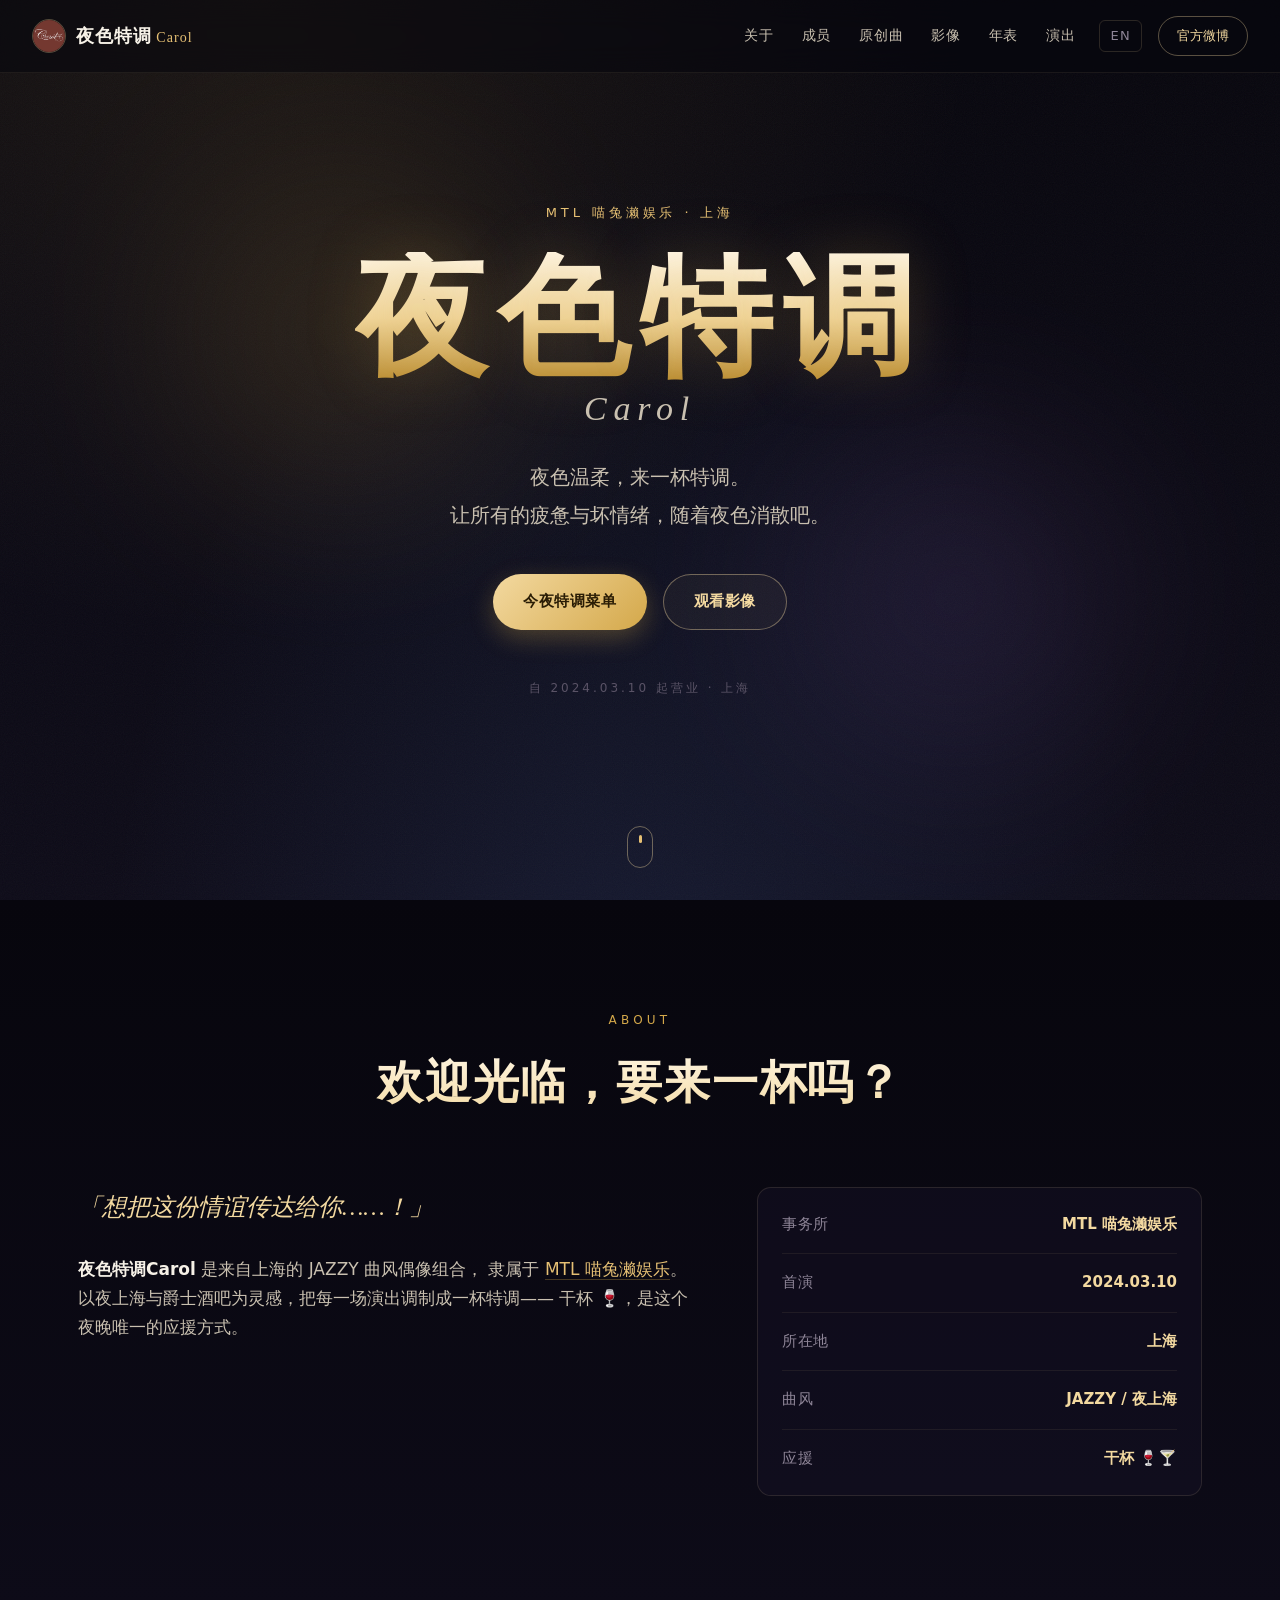
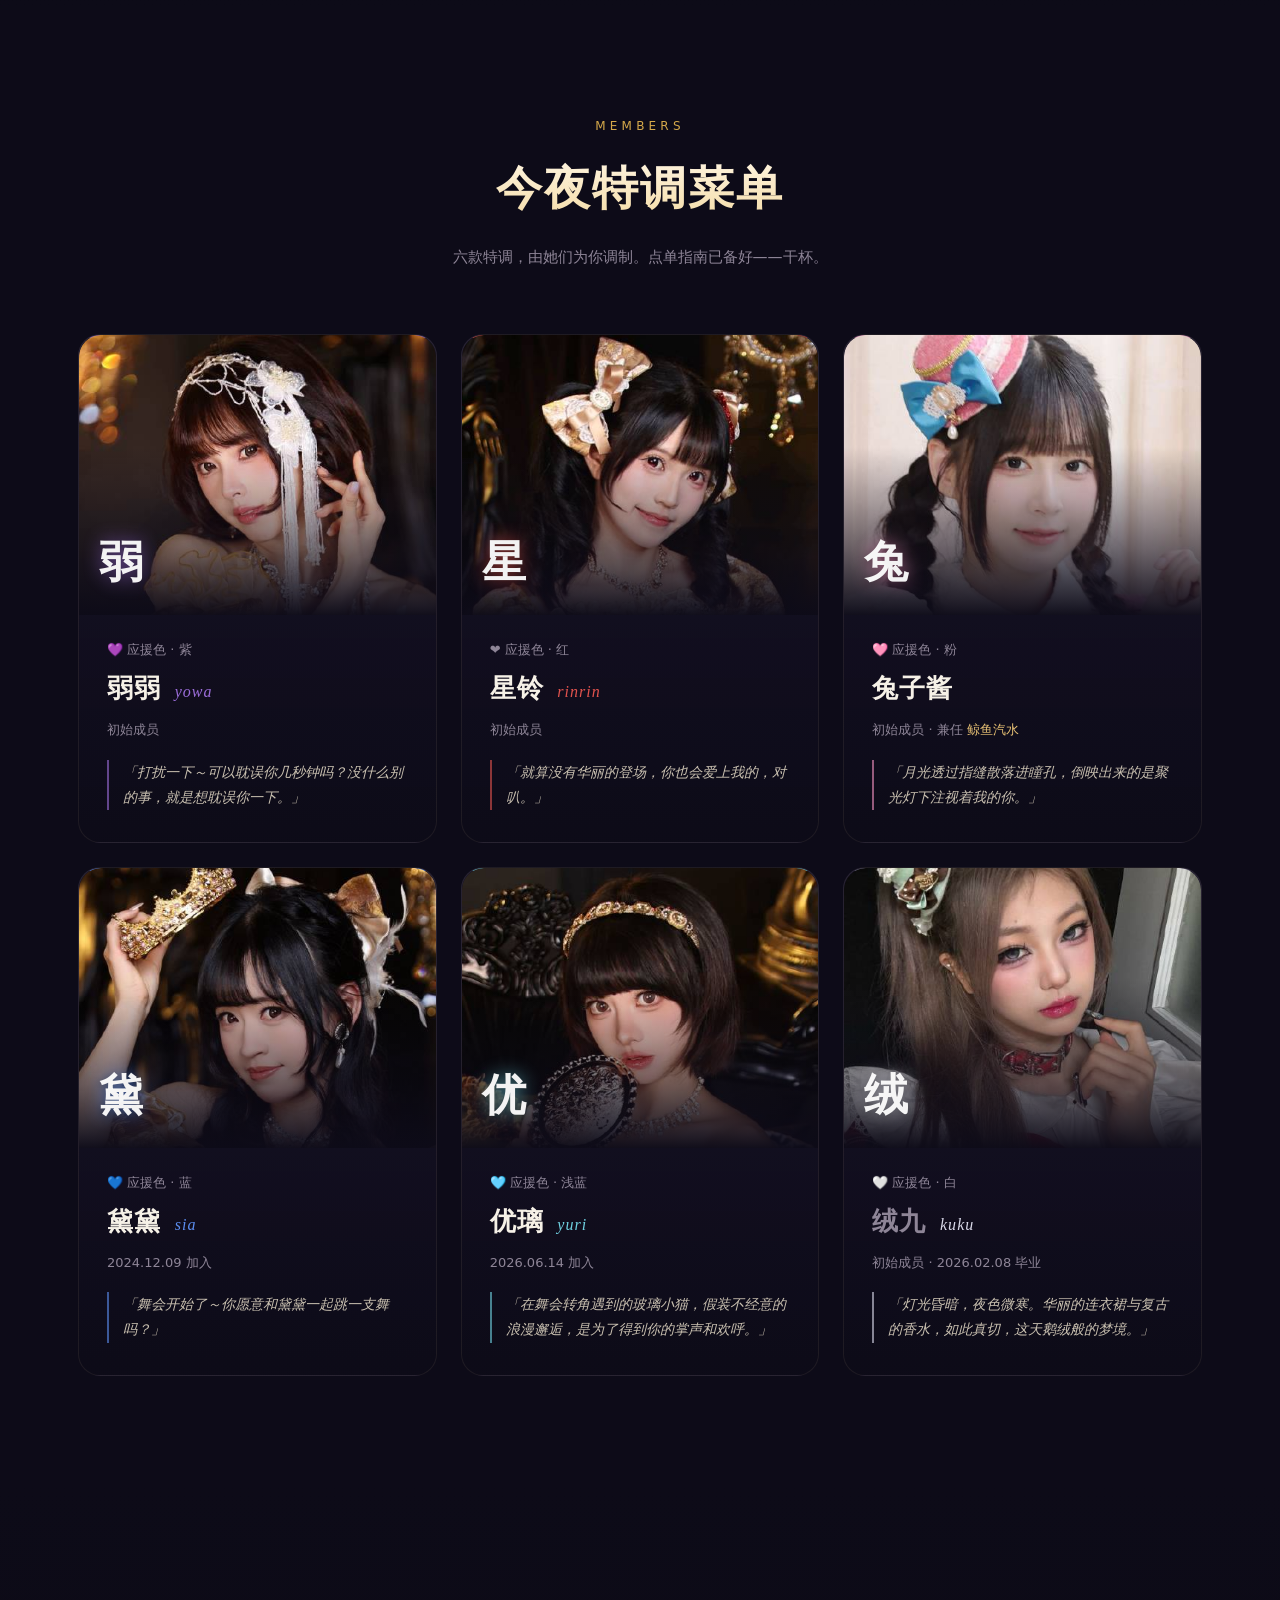
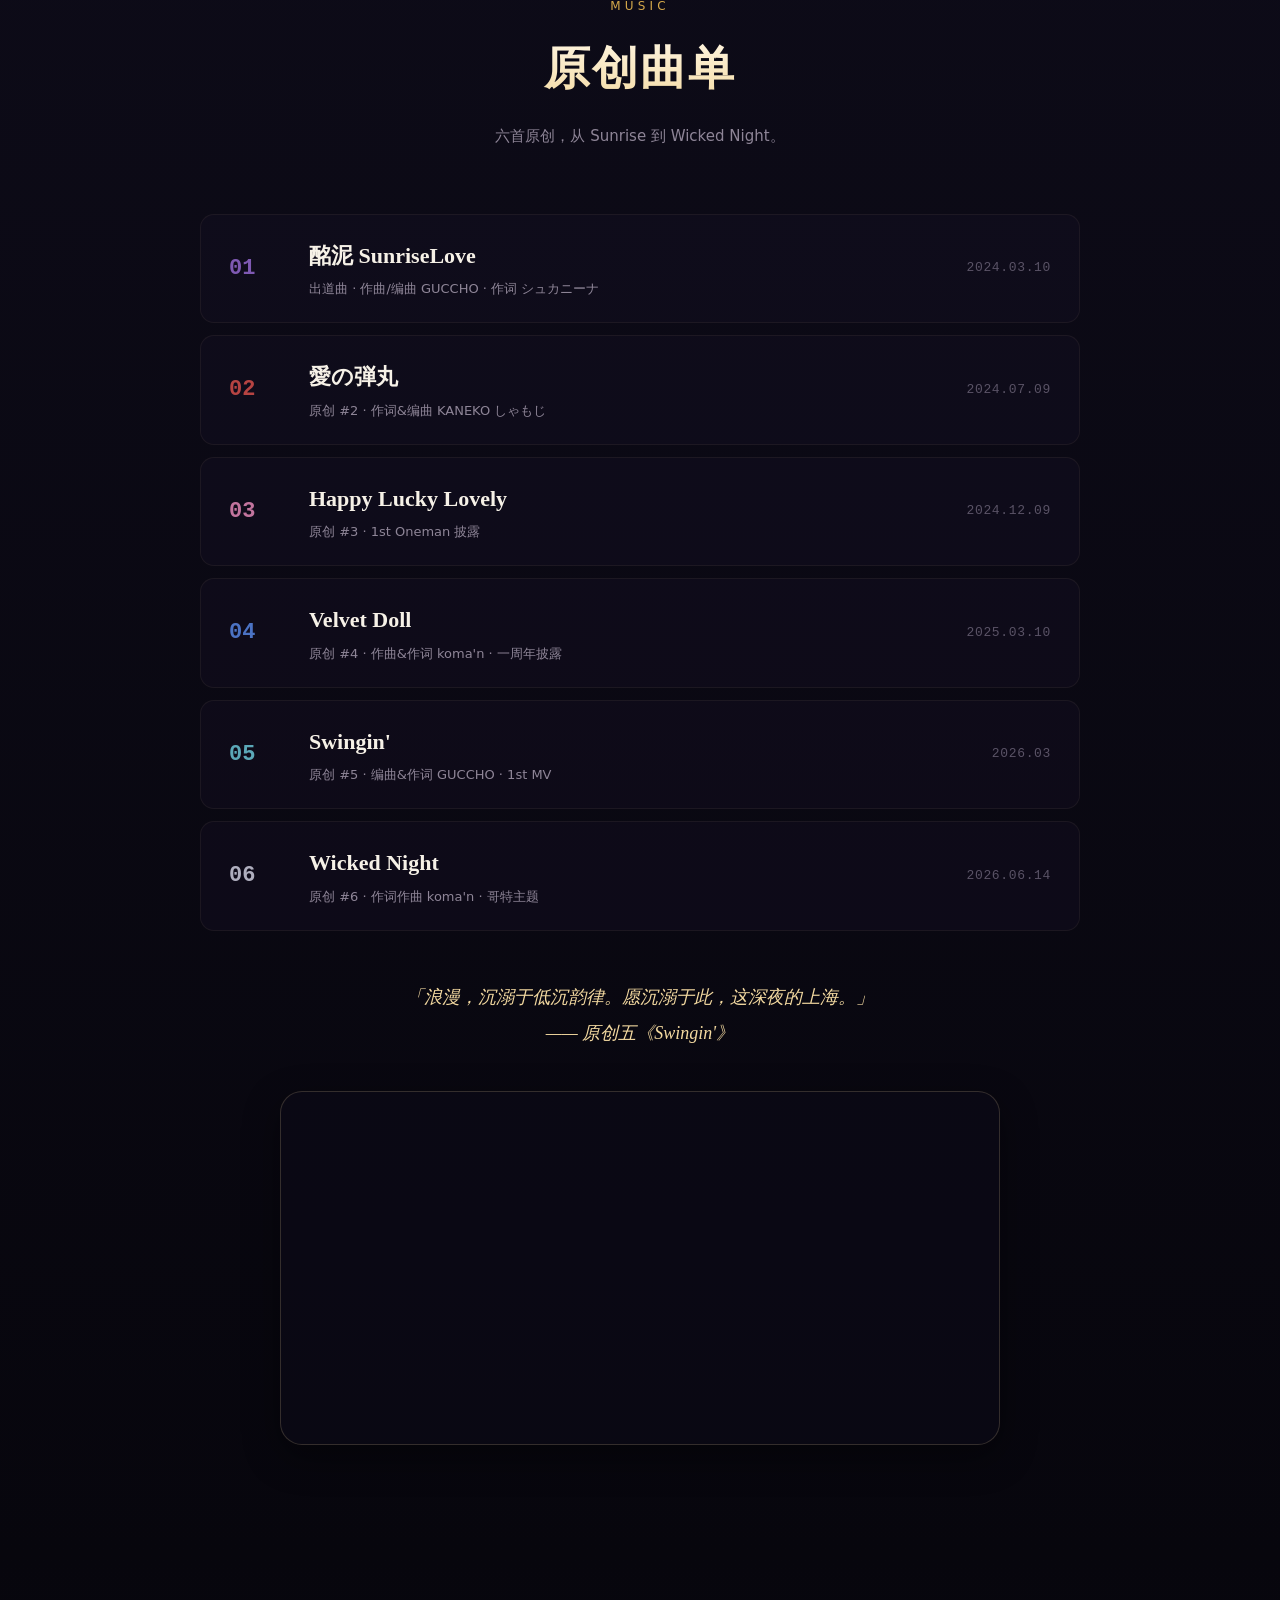
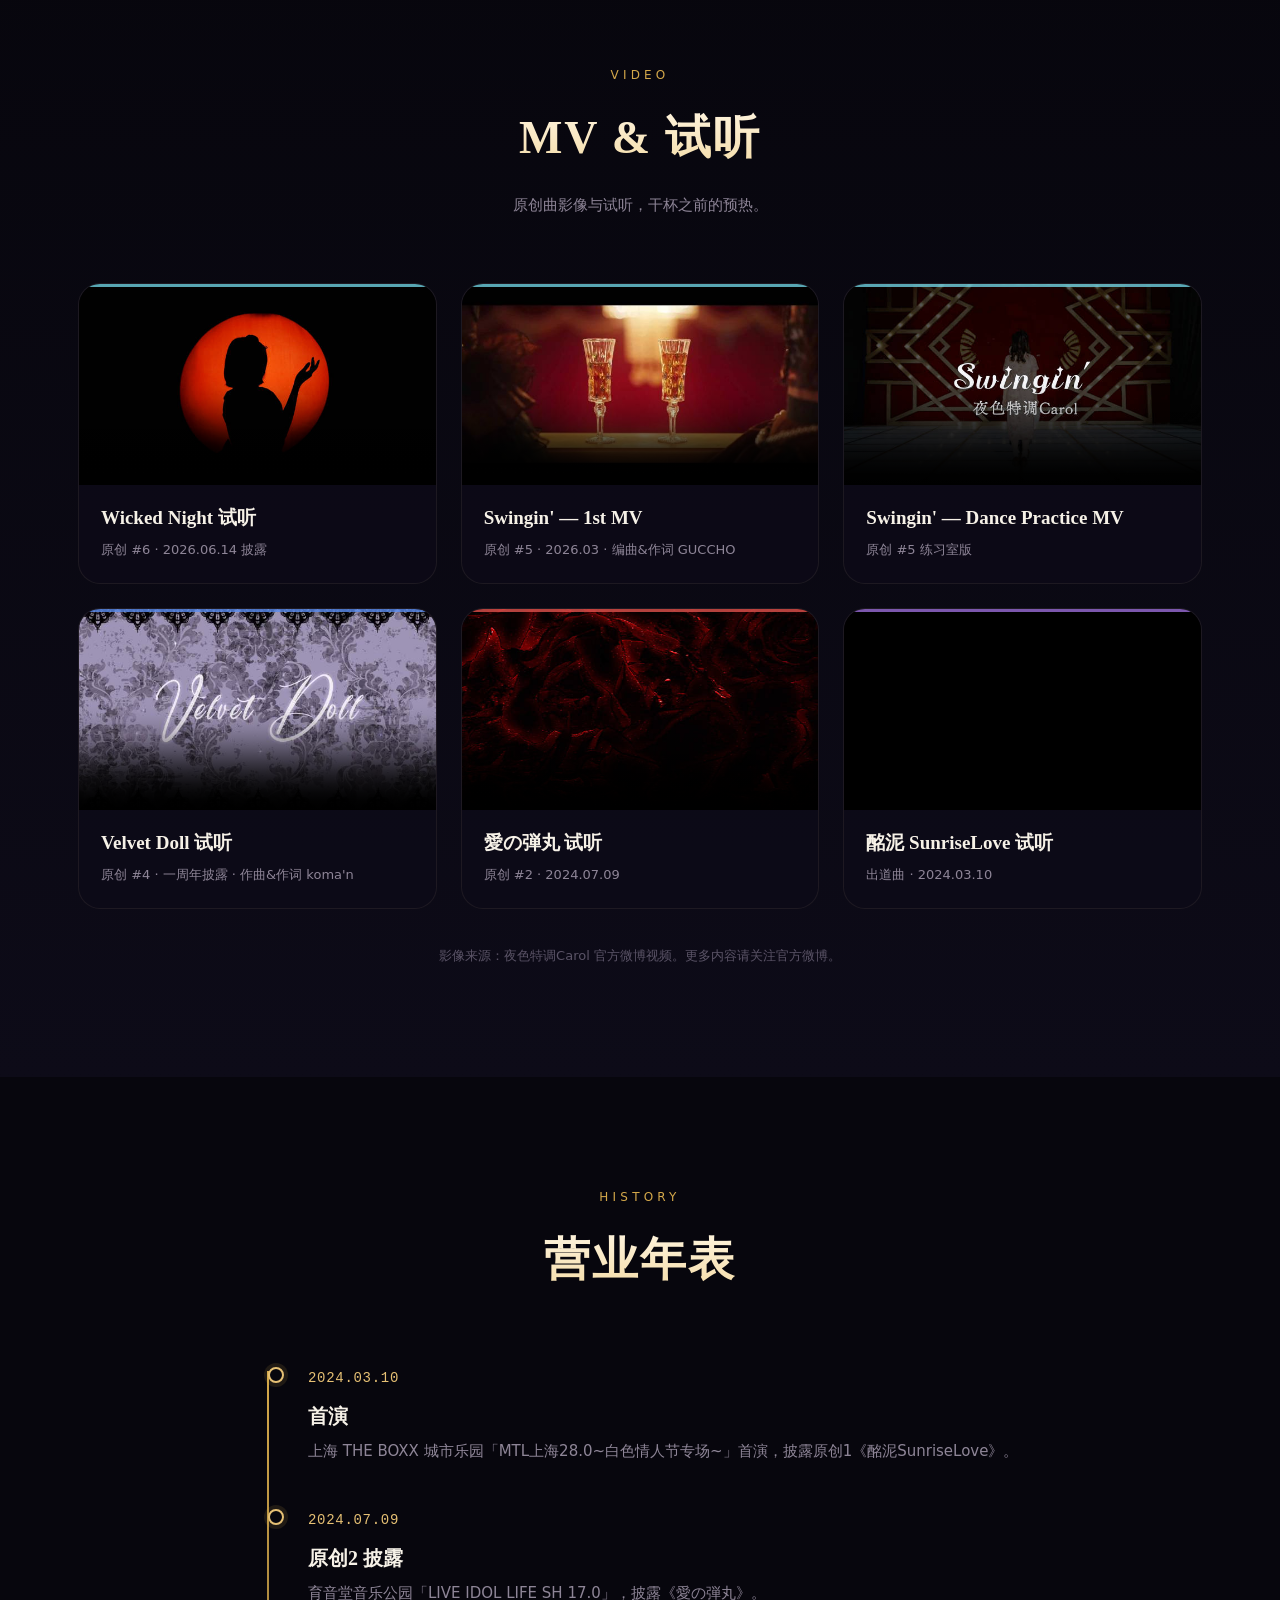
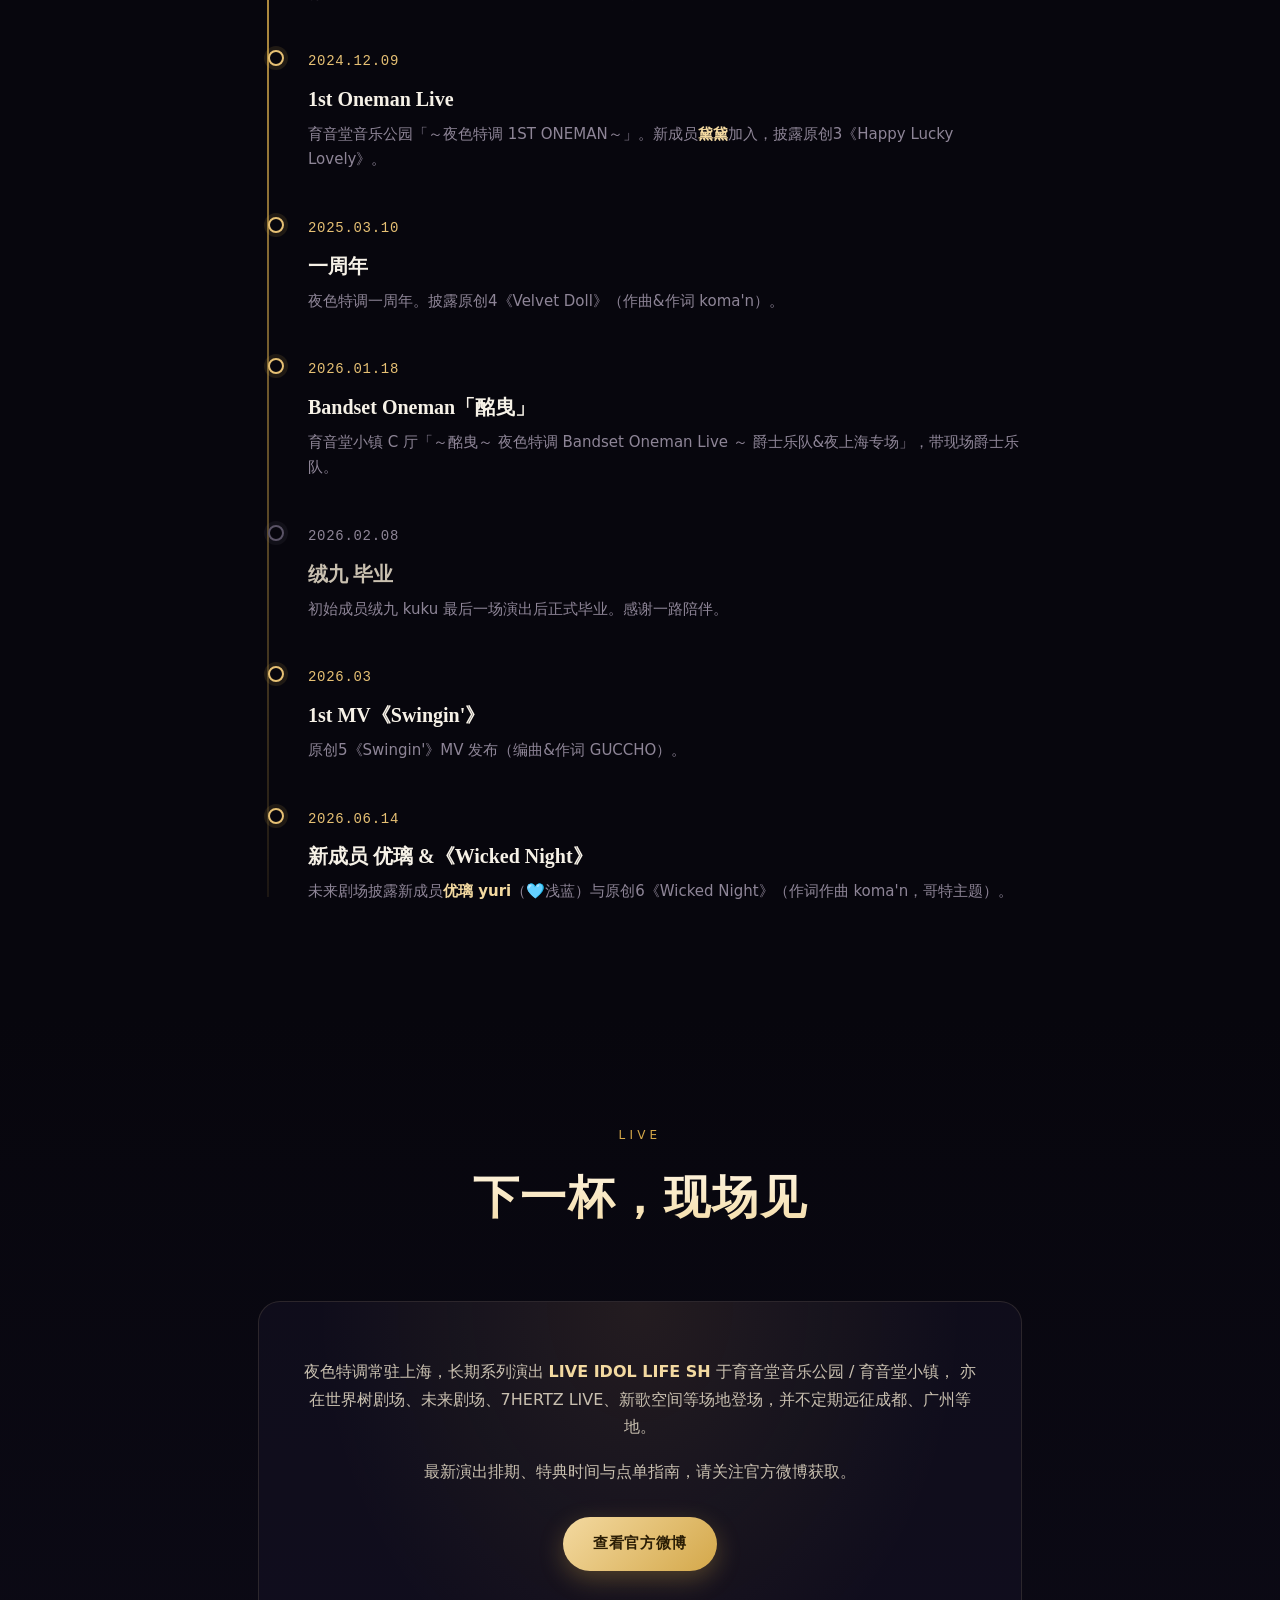
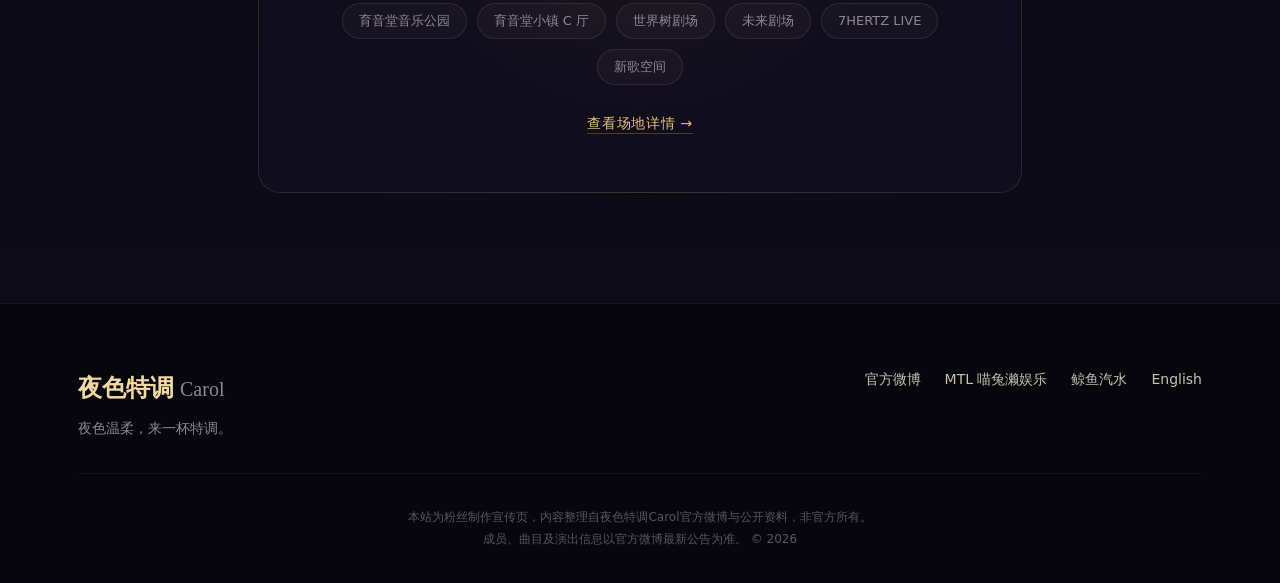
<file: index.html>
<!DOCTYPE html>
<html lang="zh-CN">
<head>
<meta charset="UTF-8">
<meta name="viewport" content="width=device-width, initial-scale=1.0">
<title>夜色特调Carol — 来自上海的JAZZY曲风偶像组合</title>
<meta name="description" content="夜色特调Carol — 来自上海的JAZZY曲风偶像组合。夜色温柔，来一杯特调。隶属于MTL喵兔濑娱乐。">
<link rel="icon" type="image/png" href="assets/favicon.png">
<link rel="preconnect" href="https://fonts.googleapis.com">
<link rel="stylesheet" href="style.css">
</head>
<body>

<!-- ===== 顶部导航 ===== -->
<header class="nav" id="nav">
  <a href="#hero" class="nav__brand">
    <img src="assets/group/avatar.jpg" alt="" class="nav__logo">
    <span class="nav__name">夜色特调<small>Carol</small></span>
  </a>
  <nav class="nav__links">
    <a href="#about">关于</a>
    <a href="#menu">成员</a>
    <a href="#music">原创曲</a>
    <a href="#video">影像</a>
    <a href="#timeline">年表</a>
    <a href="#live">演出</a>
  </nav>
  <div class="nav__right">
    <a href="en.html" class="nav__lang" title="English">EN</a>
    <a href="https://weibo.com/u/2140549692" target="_blank" rel="noopener" class="nav__cta">官方微博</a>
  </div>
</header>

<!-- ===== Hero ===== -->
<section class="hero" id="hero">
  <div class="hero__bg" aria-hidden="true">
    <div class="hero__glow hero__glow--1"></div>
    <div class="hero__glow hero__glow--2"></div>
    <div class="hero__grain"></div>
  </div>
  <div class="hero__inner">
    <p class="hero__kicker">MTL 喵兔濑娱乐 · 上海</p>
    <h1 class="hero__title">
      <span class="hero__title-main">夜色特调</span>
      <span class="hero__title-sub">Carol</span>
    </h1>
    <p class="hero__tagline">夜色温柔，来一杯特调。<br>让所有的疲惫与坏情绪，随着夜色消散吧。</p>
    <div class="hero__actions">
      <a href="#menu" class="btn btn--gold">今夜特调菜单</a>
      <a href="#video" class="btn btn--ghost">观看影像</a>
    </div>
    <p class="hero__since">自 2024.03.10 起营业 · 上海</p>
  </div>
  <a href="#about" class="hero__scroll" aria-label="向下滚动">
    <span></span>
  </a>
</section>

<!-- ===== 关于 ===== -->
<section class="section about" id="about">
  <div class="container">
    <header class="section__head">
      <p class="section__kicker">ABOUT</p>
      <h2 class="section__title">欢迎光临，要来一杯吗？</h2>
    </header>
    <div class="about__grid">
      <div class="about__lead">
        <p>「想把这份情谊传达给你……！」</p>
        <p>
          <strong>夜色特调Carol</strong> 是来自上海的 JAZZY 曲风偶像组合，
          隶属于 <a href="https://weibo.com/u/7607627668" target="_blank" rel="noopener">MTL 喵兔濑娱乐</a>。
          以夜上海与爵士酒吧为灵感，把每一场演出调制成一杯特调——
          干杯 🍷，是这个夜晚唯一的应援方式。
        </p>
      </div>
      <ul class="about__facts">
        <li><span>事务所</span><b>MTL 喵兔濑娱乐</b></li>
        <li><span>首演</span><b>2024.03.10</b></li>
        <li><span>所在地</span><b>上海</b></li>
        <li><span>曲风</span><b>JAZZY / 夜上海</b></li>
        <li><span>应援</span><b>干杯 🍷🍸</b></li>
      </ul>
    </div>
  </div>
</section>

<!-- ===== 成员 / 今夜特调菜单 ===== -->
<section class="section menu" id="menu">
  <div class="container">
    <header class="section__head">
      <p class="section__kicker">MEMBERS</p>
      <h2 class="section__title">今夜特调菜单</h2>
      <p class="section__desc">六款特调，由她们为你调制。点单指南已备好——干杯。</p>
    </header>

    <div class="menu__grid">

      <!-- 弱弱 -->
      <article class="drink" style="--mc:#9b6dd9">
        <div class="drink__photo">
          <img src="assets/members/ruoruo_avatar.jpg" alt="弱弱 yowa" loading="lazy">
          <span class="drink__initial">弱</span>
        </div>
        <div class="drink__body">
          <p class="drink__color">💜 应援色 · 紫</p>
          <h3 class="drink__name">弱弱 <small>yowa</small></h3>
          <p class="drink__role">初始成员</p>
          <blockquote class="drink__line">「打扰一下～可以耽误你几秒钟吗？没什么别的事，就是想耽误你一下。」</blockquote>
        </div>
      </article>

      <!-- 星铃 -->
      <article class="drink" style="--mc:#e0524d">
        <div class="drink__photo">
          <img src="assets/members/xingling_avatar.jpg" alt="星铃 rinrin" loading="lazy">
          <span class="drink__initial">星</span>
        </div>
        <div class="drink__body">
          <p class="drink__color">❤️ 应援色 · 红</p>
          <h3 class="drink__name">星铃 <small>rinrin</small></h3>
          <p class="drink__role">初始成员</p>
          <blockquote class="drink__line">「就算没有华丽的登场，你也会爱上我的，对叭。」</blockquote>
        </div>
      </article>

      <!-- 兔子酱 -->
      <article class="drink" style="--mc:#f08fbf">
        <div class="drink__photo">
          <img src="assets/members/tuzi_avatar.jpg" alt="兔子酱" loading="lazy">
          <span class="drink__initial">兔</span>
        </div>
        <div class="drink__body">
          <p class="drink__color">🩷 应援色 · 粉</p>
          <h3 class="drink__name">兔子酱</h3>
          <p class="drink__role">初始成员 · 兼任 <a href="https://weibo.com/u/7730716285" target="_blank" rel="noopener">鲸鱼汽水</a></p>
          <blockquote class="drink__line">「月光透过指缝散落进瞳孔，倒映出来的是聚光灯下注视着我的你。」</blockquote>
        </div>
      </article>

      <!-- 黛黛 -->
      <article class="drink" style="--mc:#5b8def">
        <div class="drink__photo">
          <img src="assets/members/daidai_avatar.jpg" alt="黛黛 sia" loading="lazy">
          <span class="drink__initial">黛</span>
        </div>
        <div class="drink__body">
          <p class="drink__color">💙 应援色 · 蓝</p>
          <h3 class="drink__name">黛黛 <small>sia</small></h3>
          <p class="drink__role">2024.12.09 加入</p>
          <blockquote class="drink__line">「舞会开始了～你愿意和黛黛一起跳一支舞吗？」</blockquote>
        </div>
      </article>

      <!-- 优璃 -->
      <article class="drink" style="--mc:#6fd0e0">
        <div class="drink__photo">
          <img src="assets/members/youli_avatar.jpg" alt="优璃 yuri" loading="lazy">
          <span class="drink__initial">优</span>
        </div>
        <div class="drink__body">
          <p class="drink__color">🩵 应援色 · 浅蓝</p>
          <h3 class="drink__name">优璃 <small>yuri</small></h3>
          <p class="drink__role">2026.06.14 加入</p>
          <blockquote class="drink__line">「在舞会转角遇到的玻璃小猫，假装不经意的浪漫邂逅，是为了得到你的掌声和欢呼。」</blockquote>
        </div>
      </article>

      <!-- 绒九 (毕业) -->
      <article class="drink drink--graduated" style="--mc:#d8d8e8">
        <div class="drink__photo">
          <img src="assets/members/rongjiu_avatar.jpg" alt="绒九 kuku" loading="lazy">
          <span class="drink__initial">绒</span>
        </div>
        <div class="drink__body">
          <p class="drink__color">🤍 应援色 · 白</p>
          <h3 class="drink__name">绒九 <small>kuku</small></h3>
          <p class="drink__role">初始成员 · 2026.02.08 毕业</p>
          <blockquote class="drink__line">「灯光昏暗，夜色微寒。华丽的连衣裙与复古的香水，如此真切，这天鹅绒般的梦境。」</blockquote>
        </div>
      </article>

    </div>
  </div>
</section>

<!-- ===== 原创曲 ===== -->
<section class="section music" id="music">
  <div class="container">
    <header class="section__head">
      <p class="section__kicker">MUSIC</p>
      <h2 class="section__title">原创曲单</h2>
      <p class="section__desc">六首原创，从 Sunrise 到 Wicked Night。</p>
    </header>

    <ol class="tracklist">
      <li class="track" style="--mc:#9b6dd9">
        <span class="track__no">01</span>
        <div class="track__main">
          <h3 class="track__name">酩泥 SunriseLove</h3>
          <p class="track__meta">出道曲 · 作曲/编曲 GUCCHO · 作词 シュカニーナ</p>
        </div>
        <span class="track__date">2024.03.10</span>
      </li>
      <li class="track" style="--mc:#e0524d">
        <span class="track__no">02</span>
        <div class="track__main">
          <h3 class="track__name">愛の弾丸</h3>
          <p class="track__meta">原创 #2 · 作词&amp;编曲 KANEKO しゃもじ</p>
        </div>
        <span class="track__date">2024.07.09</span>
      </li>
      <li class="track" style="--mc:#f08fbf">
        <span class="track__no">03</span>
        <div class="track__main">
          <h3 class="track__name">Happy Lucky Lovely</h3>
          <p class="track__meta">原创 #3 · 1st Oneman 披露</p>
        </div>
        <span class="track__date">2024.12.09</span>
      </li>
      <li class="track" style="--mc:#5b8def">
        <span class="track__no">04</span>
        <div class="track__main">
          <h3 class="track__name">Velvet Doll</h3>
          <p class="track__meta">原创 #4 · 作曲&amp;作词 koma'n · 一周年披露</p>
        </div>
        <span class="track__date">2025.03.10</span>
      </li>
      <li class="track" style="--mc:#6fd0e0">
        <span class="track__no">05</span>
        <div class="track__main">
          <h3 class="track__name">Swingin'</h3>
          <p class="track__meta">原创 #5 · 编曲&amp;作词 GUCCHO · 1st MV</p>
        </div>
        <span class="track__date">2026.03</span>
      </li>
      <li class="track" style="--mc:#d8d8e8">
        <span class="track__no">06</span>
        <div class="track__main">
          <h3 class="track__name">Wicked Night</h3>
          <p class="track__meta">原创 #6 · 作词作曲 koma'n · 哥特主题</p>
        </div>
        <span class="track__date">2026.06.14</span>
      </li>
    </ol>

    <p class="music__note">
      「浪漫，沉溺于低沉韵律。愿沉溺于此，这深夜的上海。」<br>
      —— 原创五《Swingin'》
    </p>

    <div class="embed">
      <iframe
        src="https://open.spotify.com/embed/playlist/0U6FLTyWaZfxBeqvXQ4978"
        width="100%" height="352" frameborder="0" allowfullscreen=""
        allow="autoplay; clipboard-write; encrypted-media; fullscreen; picture-in-picture"
        loading="lazy"
        title="夜色特调Carol 歌单"></iframe>
    </div>
  </div>
</section>

<!-- ===== 影像 / 视频 ===== -->
<section class="section video" id="video">
  <div class="container">
    <header class="section__head">
      <p class="section__kicker">VIDEO</p>
      <h2 class="section__title">MV &amp; 试听</h2>
      <p class="section__desc">原创曲影像与试听，干杯之前的预热。</p>
    </header>

    <div class="video__grid">

      <figure class="vcard" style="--mc:#6fd0e0">
        <video controls preload="none" poster="assets/covers/06_wicked.jpg">
          <source src="assets/videos/06_wicked.mp4" type="video/mp4">
        </video>
        <figcaption>
          <h3>Wicked Night 试听</h3>
          <p>原创 #6 · 2026.06.14 披露</p>
        </figcaption>
      </figure>

      <figure class="vcard" style="--mc:#6fd0e0">
        <video controls preload="none" poster="assets/covers/05_swingin_mv.jpg">
          <source src="assets/videos/05_swingin_mv.mp4" type="video/mp4">
        </video>
        <figcaption>
          <h3>Swingin' — 1st MV</h3>
          <p>原创 #5 · 2026.03 · 编曲&amp;作词 GUCCHO</p>
        </figcaption>
      </figure>

      <figure class="vcard" style="--mc:#6fd0e0">
        <video controls preload="none" poster="assets/covers/05_swingin_dp.jpg">
          <source src="assets/videos/05_swingin_dp.mp4" type="video/mp4">
        </video>
        <figcaption>
          <h3>Swingin' — Dance Practice MV</h3>
          <p>原创 #5 练习室版</p>
        </figcaption>
      </figure>

      <figure class="vcard" style="--mc:#5b8def">
        <video controls preload="none" poster="assets/covers/04_velvet.jpg">
          <source src="assets/videos/04_velvet.mp4" type="video/mp4">
        </video>
        <figcaption>
          <h3>Velvet Doll 试听</h3>
          <p>原创 #4 · 一周年披露 · 作曲&amp;作词 koma'n</p>
        </figcaption>
      </figure>

      <figure class="vcard" style="--mc:#e0524d">
        <video controls preload="none" poster="assets/covers/02_bullet.jpg">
          <source src="assets/videos/02_bullet.mp4" type="video/mp4">
        </video>
        <figcaption>
          <h3>愛の弾丸 试听</h3>
          <p>原创 #2 · 2024.07.09</p>
        </figcaption>
      </figure>

      <figure class="vcard" style="--mc:#9b6dd9">
        <video controls preload="none" poster="assets/covers/01_sunrise.jpg">
          <source src="assets/videos/01_sunrise.mp4" type="video/mp4">
        </video>
        <figcaption>
          <h3>酩泥 SunriseLove 试听</h3>
          <p>出道曲 · 2024.03.10</p>
        </figcaption>
      </figure>

    </div>
    <p class="video__note">影像来源：夜色特调Carol 官方微博视频。更多内容请关注官方微博。</p>
  </div>
</section>

<!-- ===== 年表 ===== -->
<section class="section timeline" id="timeline">
  <div class="container">
    <header class="section__head">
      <p class="section__kicker">HISTORY</p>
      <h2 class="section__title">营业年表</h2>
    </header>

    <ol class="tl">
      <li class="tl__item">
        <span class="tl__dot"></span>
        <span class="tl__date">2024.03.10</span>
        <div class="tl__content">
          <h3>首演</h3>
          <p>上海 THE BOXX 城市乐园「MTL上海28.0~白色情人节专场~」首演，披露原创1《酩泥SunriseLove》。</p>
        </div>
      </li>
      <li class="tl__item">
        <span class="tl__dot"></span>
        <span class="tl__date">2024.07.09</span>
        <div class="tl__content">
          <h3>原创2 披露</h3>
          <p>育音堂音乐公园「LIVE IDOL LIFE SH 17.0」，披露《愛の弾丸》。</p>
        </div>
      </li>
      <li class="tl__item">
        <span class="tl__dot"></span>
        <span class="tl__date">2024.12.09</span>
        <div class="tl__content">
          <h3>1st Oneman Live</h3>
          <p>育音堂音乐公园「～夜色特调 1ST ONEMAN～」。新成员<strong>黛黛</strong>加入，披露原创3《Happy Lucky Lovely》。</p>
        </div>
      </li>
      <li class="tl__item">
        <span class="tl__dot"></span>
        <span class="tl__date">2025.03.10</span>
        <div class="tl__content">
          <h3>一周年</h3>
          <p>夜色特调一周年。披露原创4《Velvet Doll》（作曲&amp;作词 koma'n）。</p>
        </div>
      </li>
      <li class="tl__item">
        <span class="tl__dot"></span>
        <span class="tl__date">2026.01.18</span>
        <div class="tl__content">
          <h3>Bandset Oneman「酩曳」</h3>
          <p>育音堂小镇 C 厅「～酩曳～ 夜色特调 Bandset Oneman Live ～ 爵士乐队&amp;夜上海专场」，带现场爵士乐队。</p>
        </div>
      </li>
      <li class="tl__item tl__item--muted">
        <span class="tl__dot"></span>
        <span class="tl__date">2026.02.08</span>
        <div class="tl__content">
          <h3>绒九 毕业</h3>
          <p>初始成员绒九 kuku 最后一场演出后正式毕业。感谢一路陪伴。</p>
        </div>
      </li>
      <li class="tl__item">
        <span class="tl__dot"></span>
        <span class="tl__date">2026.03</span>
        <div class="tl__content">
          <h3>1st MV《Swingin'》</h3>
          <p>原创5《Swingin'》MV 发布（编曲&amp;作词 GUCCHO）。</p>
        </div>
      </li>
      <li class="tl__item">
        <span class="tl__dot"></span>
        <span class="tl__date">2026.06.14</span>
        <div class="tl__content">
          <h3>新成员 优璃 &amp;《Wicked Night》</h3>
          <p>未来剧场披露新成员<strong>优璃 yuri</strong>（🩵浅蓝）与原创6《Wicked Night》（作词作曲 koma'n，哥特主题）。</p>
        </div>
      </li>
    </ol>
  </div>
</section>

<!-- ===== 演出 ===== -->
<section class="section live" id="live">
  <div class="container container--narrow">
    <header class="section__head">
      <p class="section__kicker">LIVE</p>
      <h2 class="section__title">下一杯，现场见</h2>
    </header>
    <div class="live__card">
      <p class="live__text">
        夜色特调常驻上海，长期系列演出 <em>LIVE IDOL LIFE SH</em> 于育音堂音乐公园 / 育音堂小镇，
        亦在世界树剧场、未来剧场、7HERTZ LIVE、新歌空间等场地登场，并不定期远征成都、广州等地。
      </p>
      <p class="live__text">
        最新演出排期、特典时间与点单指南，请关注官方微博获取。
      </p>
      <div class="live__actions">
        <a href="https://weibo.com/u/2140549692" target="_blank" rel="noopener" class="btn btn--gold">查看官方微博</a>
      </div>
      <ul class="live__venues">
        <li><a href="venues.html">育音堂音乐公园</a></li>
        <li><a href="venues.html">育音堂小镇 C 厅</a></li>
        <li><a href="venues.html">世界树剧场</a></li>
        <li><a href="venues.html">未来剧场</a></li>
        <li><a href="venues.html">7HERTZ LIVE</a></li>
        <li><a href="venues.html">新歌空间</a></li>
      </ul>
      <p class="live__more"><a href="venues.html">查看场地详情 →</a></p>
    </div>
  </div>
</section>

<!-- ===== 页脚 ===== -->
<footer class="footer">
  <div class="container">
    <div class="footer__top">
      <div class="footer__brand">
        <p class="footer__logo">夜色特调<small>Carol</small></p>
        <p class="footer__tag">夜色温柔，来一杯特调。</p>
      </div>
      <div class="footer__links">
        <a href="https://weibo.com/u/2140549692" target="_blank" rel="noopener">官方微博</a>
        <a href="https://weibo.com/u/7607627668" target="_blank" rel="noopener">MTL 喵兔濑娱乐</a>
        <a href="https://weibo.com/u/7730716285" target="_blank" rel="noopener">鲸鱼汽水</a>
        <a href="en.html">English</a>
      </div>
    </div>
    <p class="footer__copy">
      本站为粉丝制作宣传页，内容整理自夜色特调Carol官方微博与公开资料，非官方所有。<br>
      成员、曲目及演出信息以官方微博最新公告为准。 © 2026
    </p>
  </div>
</footer>

<script src="script.js"></script>
</body>
</html>
</file>
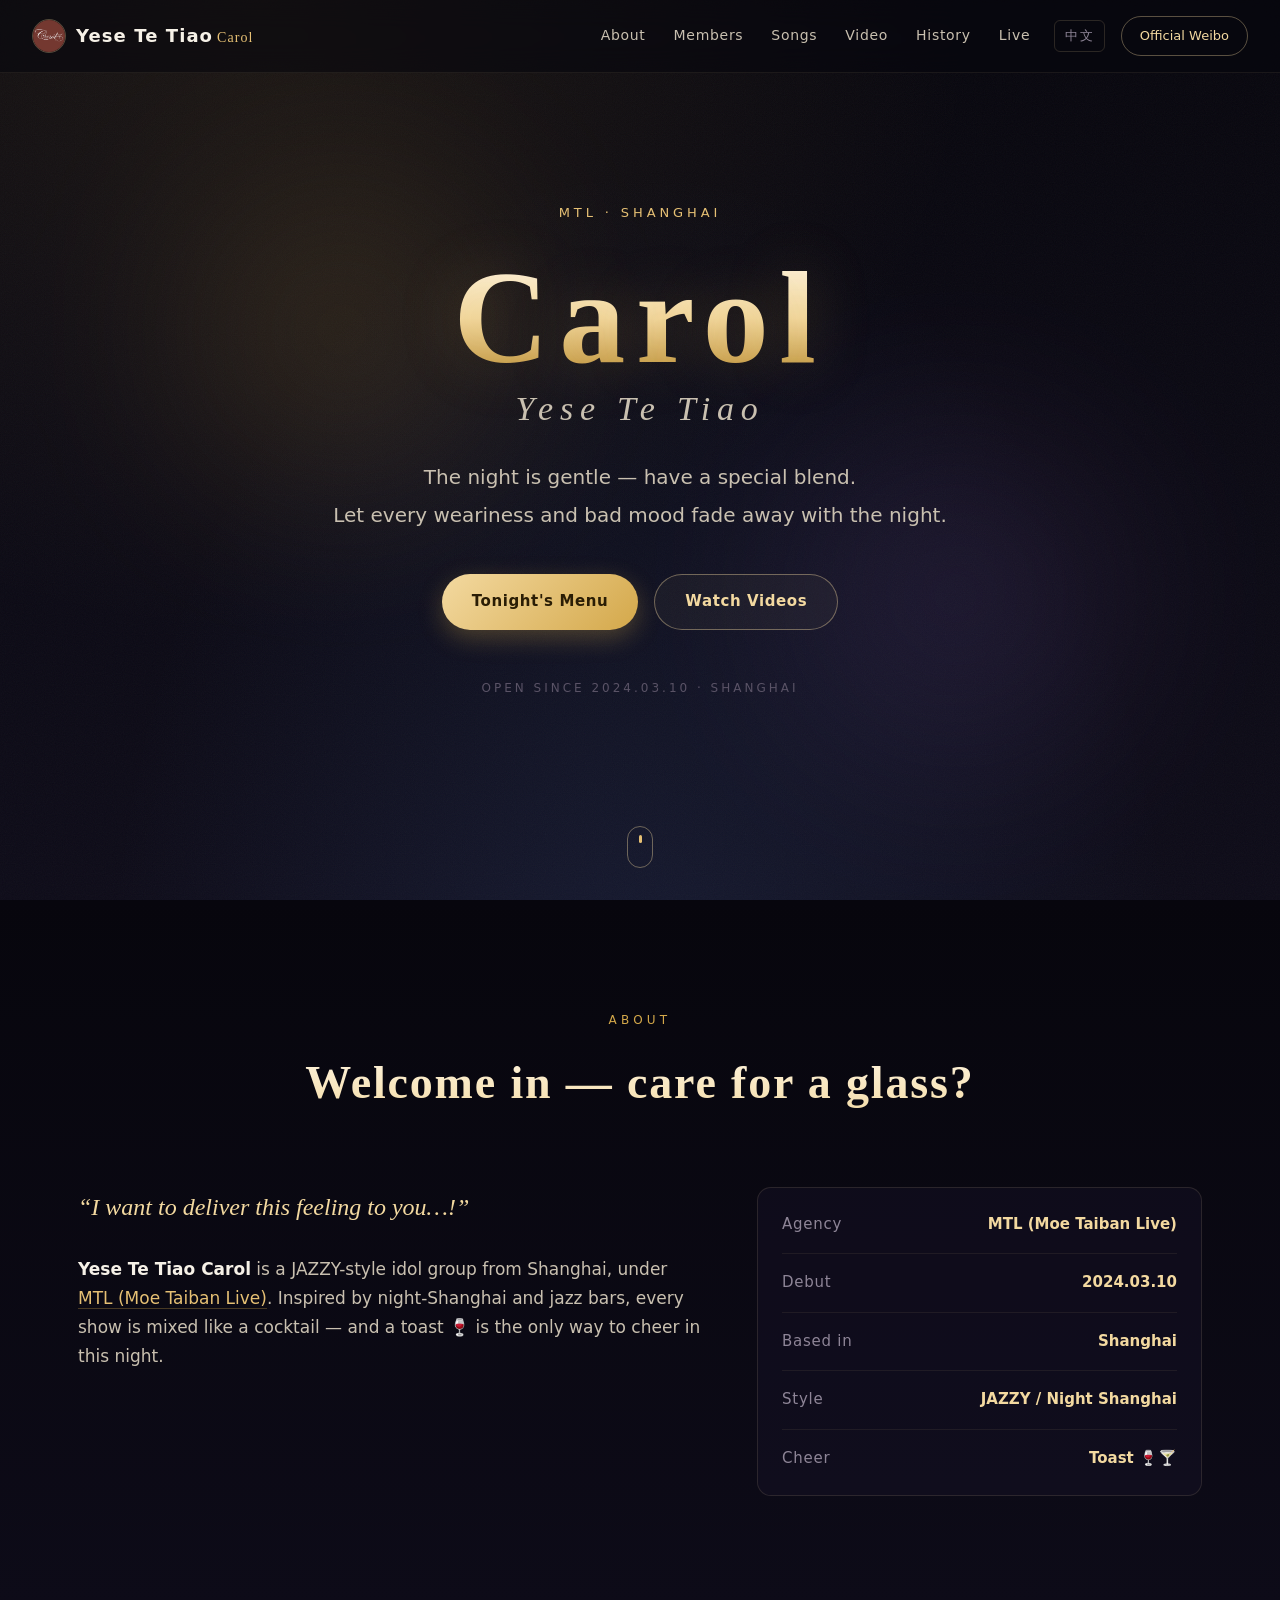
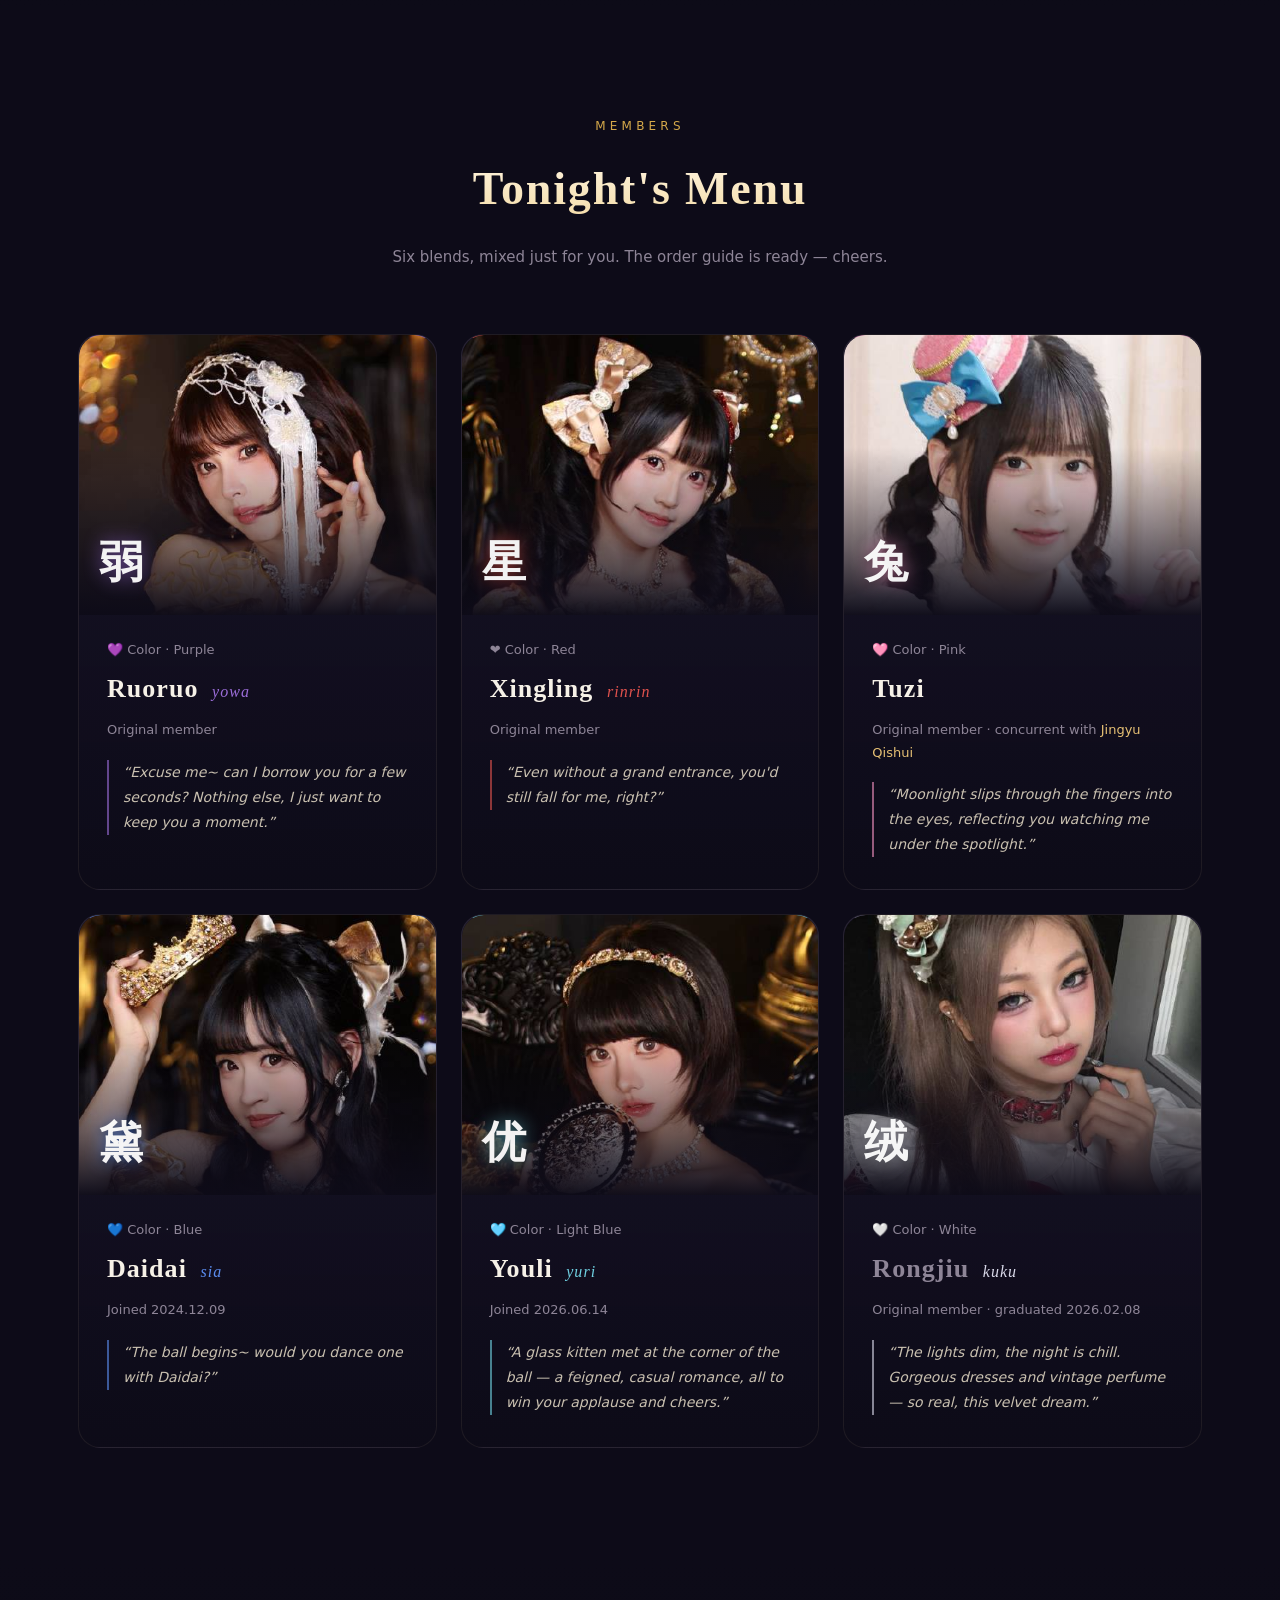
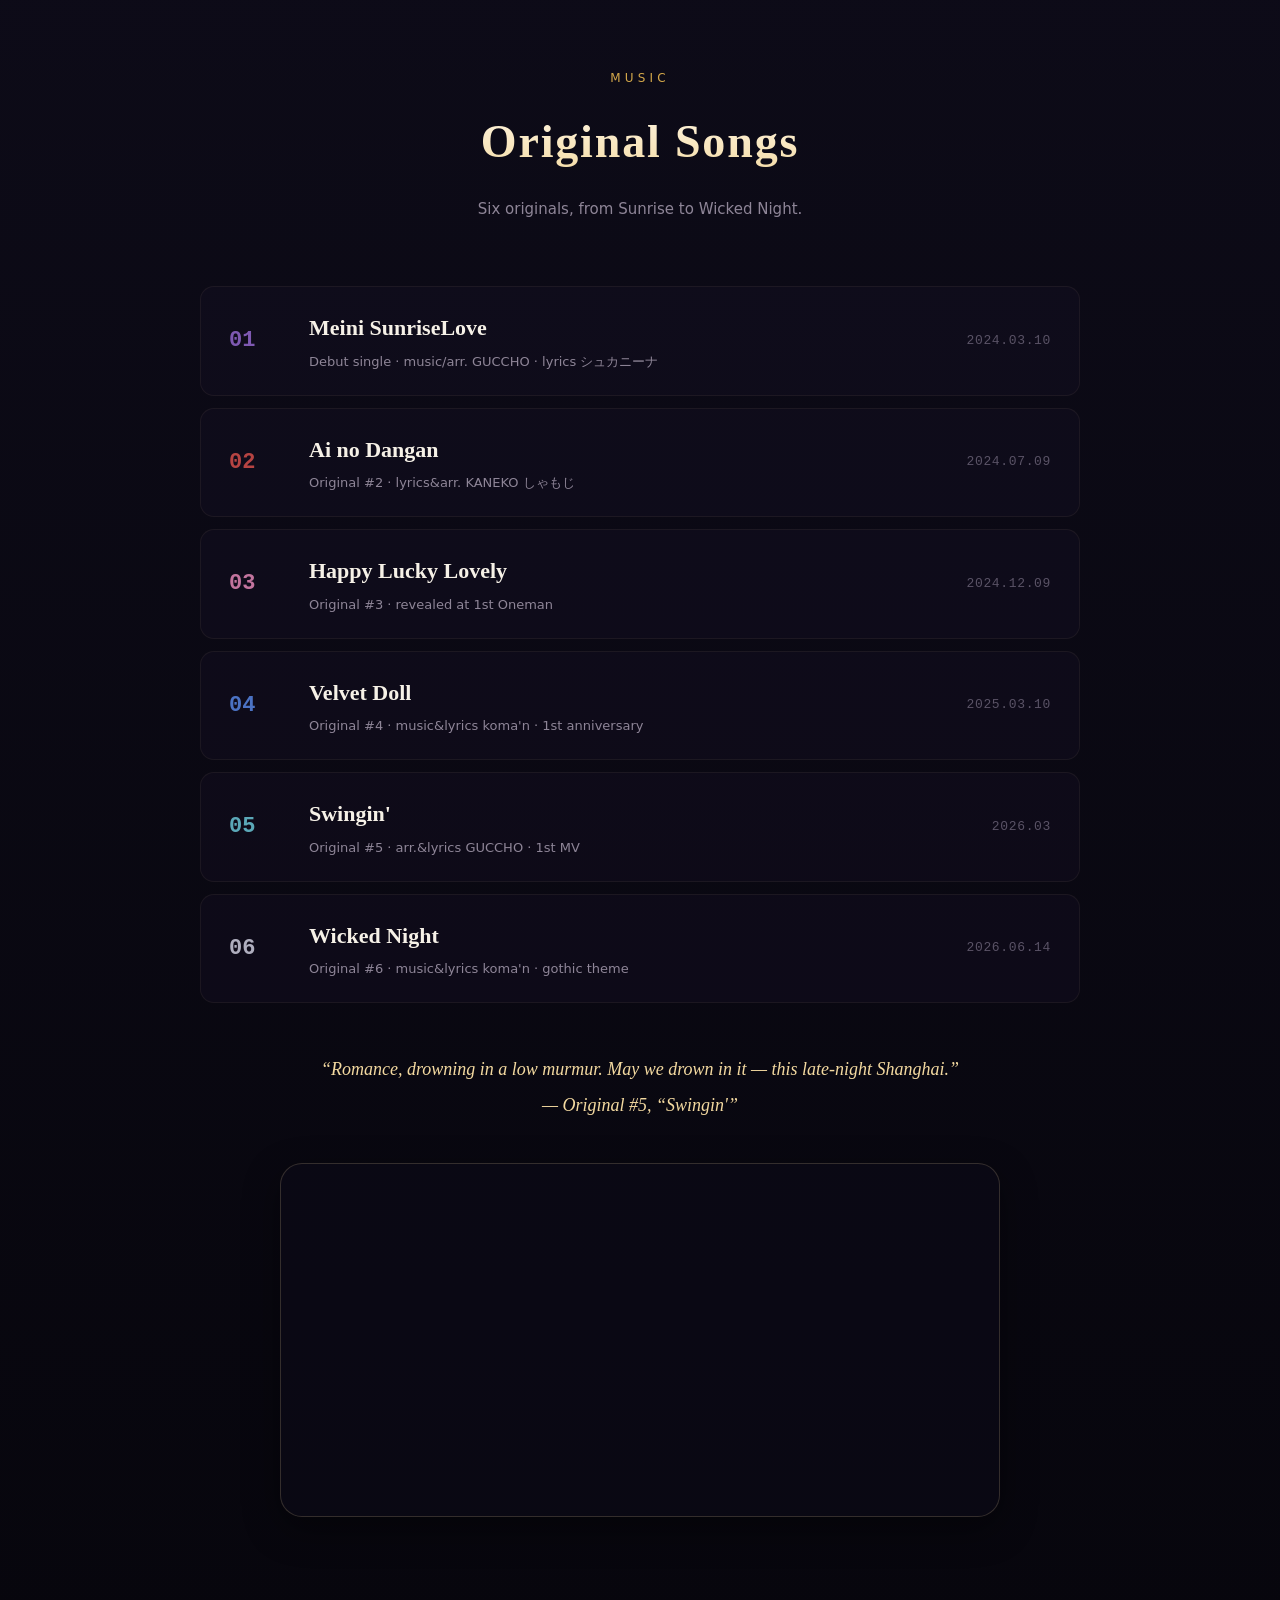
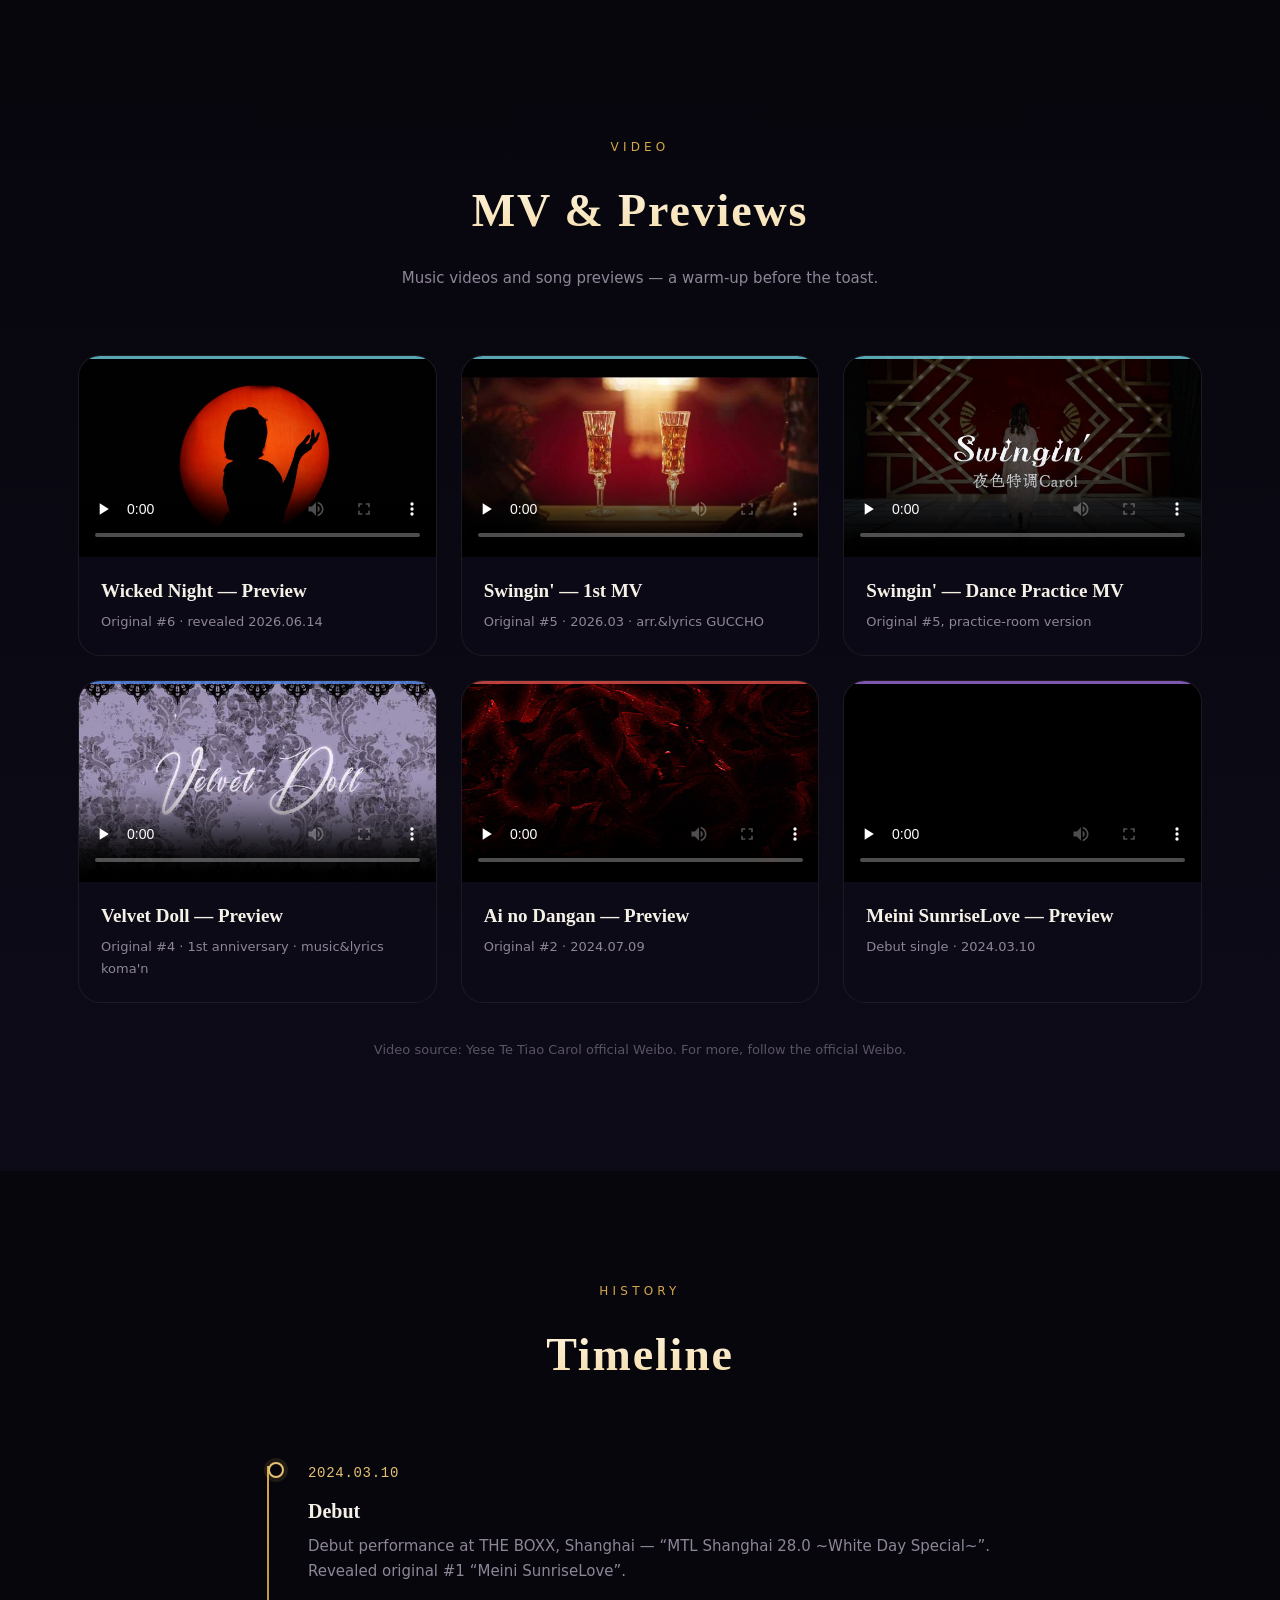
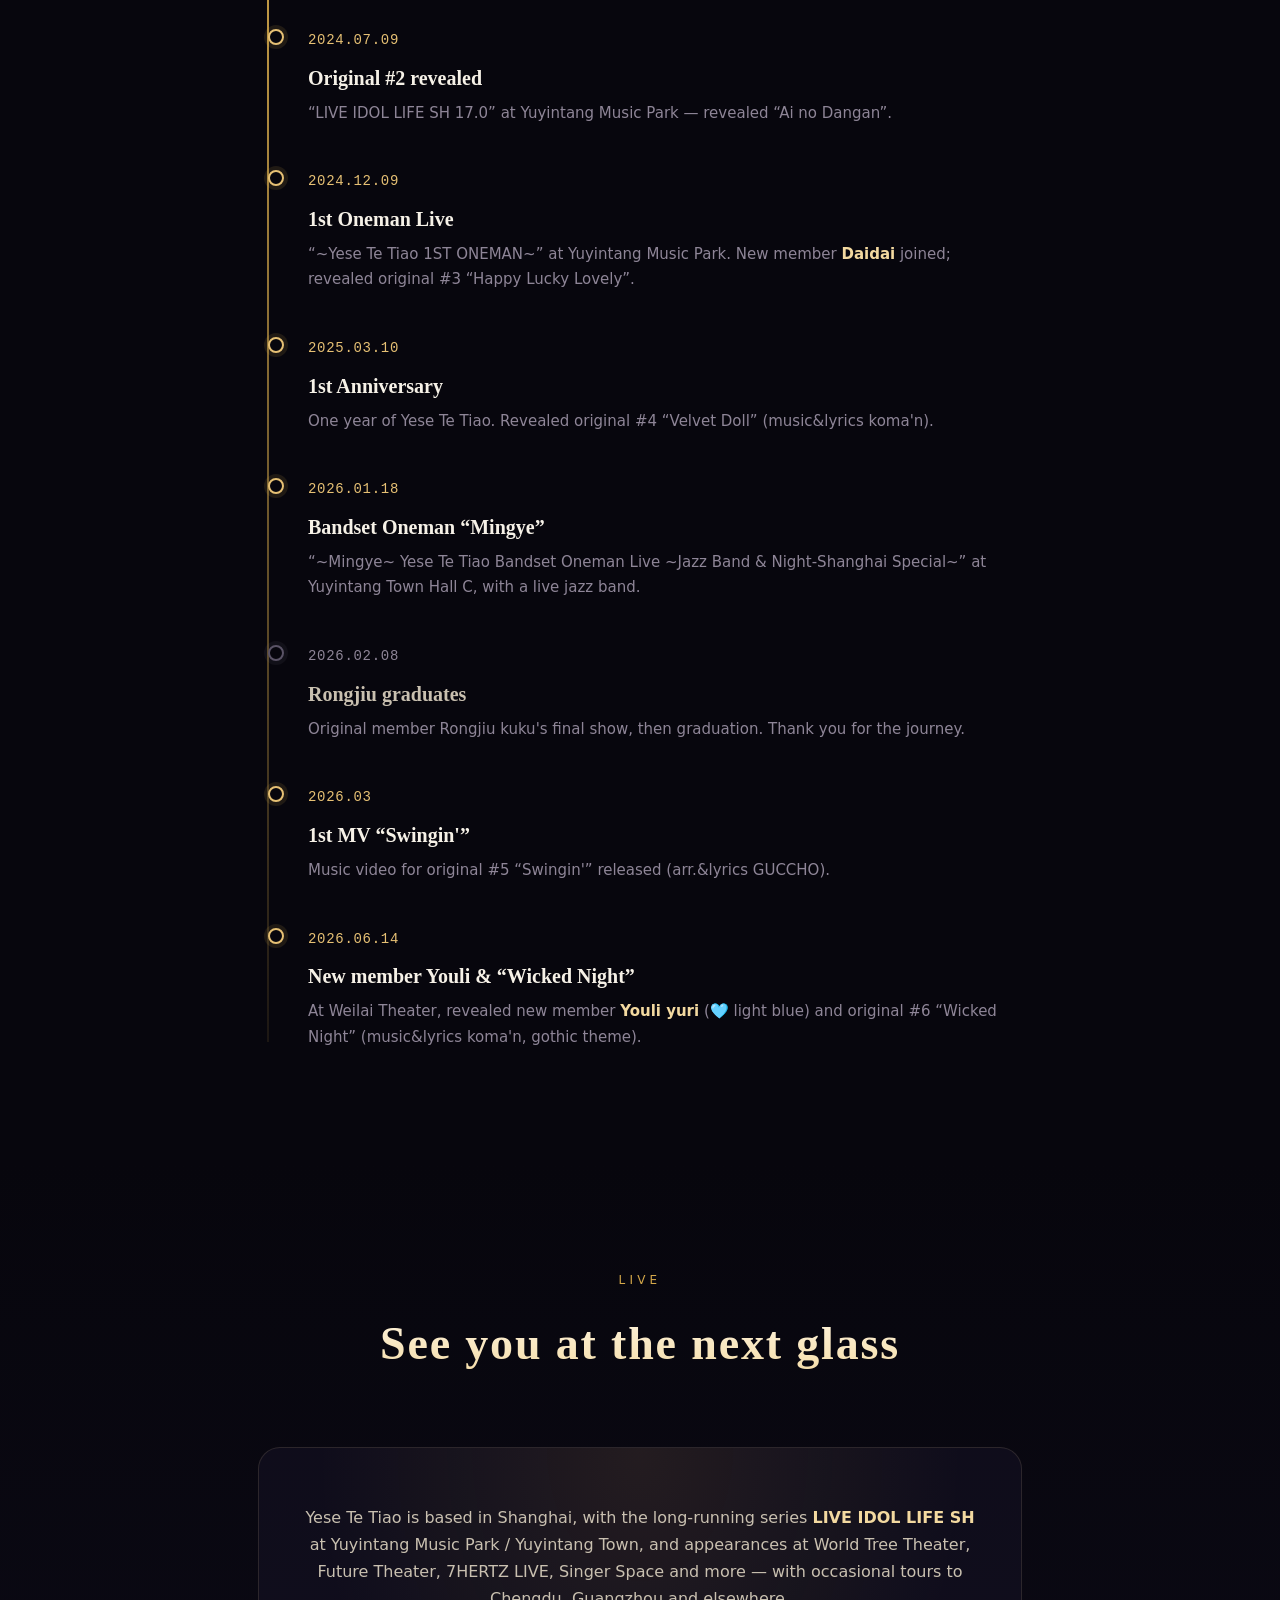
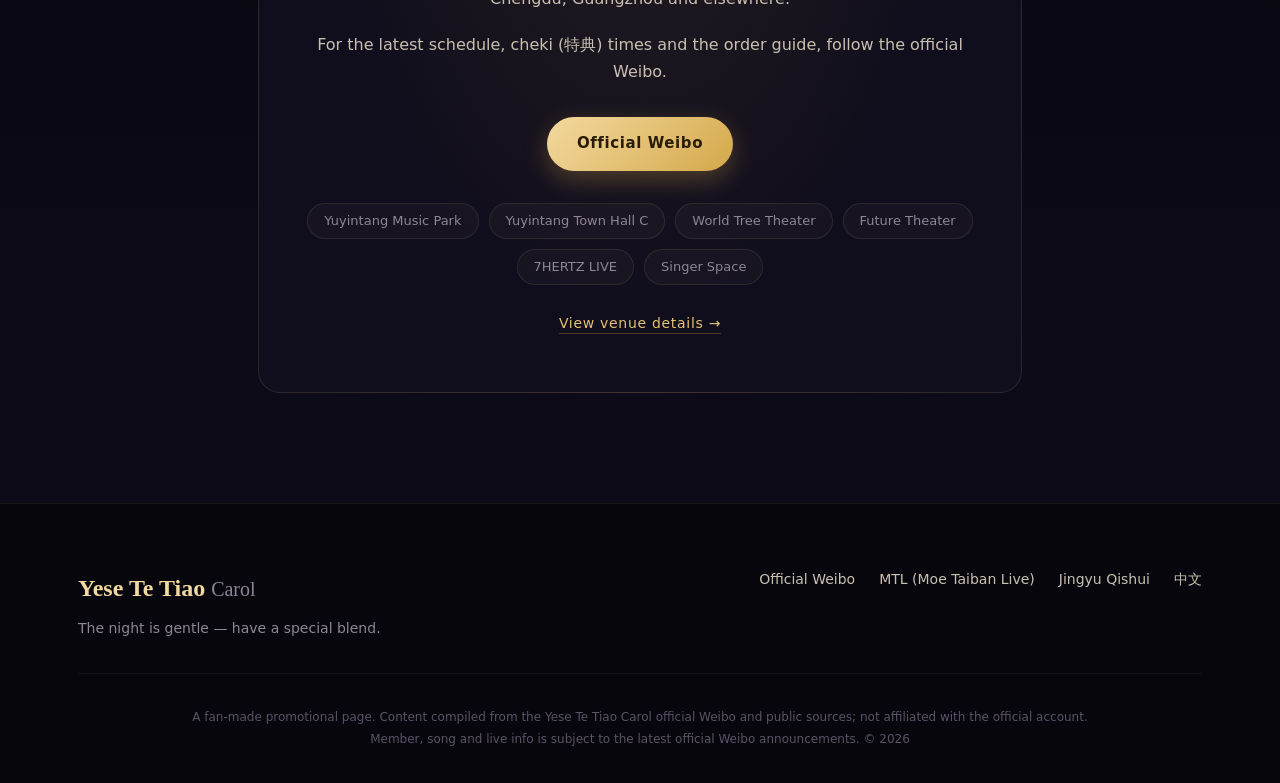
<file: en.html>
<!DOCTYPE html>
<html lang="en">
<head>
<meta charset="UTF-8">
<meta name="viewport" content="width=device-width, initial-scale=1.0">
<title>Yese Te Tiao Carol — A JAZZY Idol Group from Shanghai</title>
<meta name="description" content="Yese Te Tiao Carol — a JAZZY-style idol group from Shanghai. The night is gentle; have a special blend. Under MTL (Moe Taiban Live).">
<link rel="icon" type="image/png" href="assets/favicon.png">
<link rel="preconnect" href="https://fonts.googleapis.com">
<link rel="stylesheet" href="style.css">
</head>
<body>

<!-- ===== Nav ===== -->
<header class="nav" id="nav">
  <a href="#hero" class="nav__brand">
    <img src="assets/group/avatar.jpg" alt="" class="nav__logo">
    <span class="nav__name">Yese Te Tiao<small>Carol</small></span>
  </a>
  <nav class="nav__links">
    <a href="#about">About</a>
    <a href="#menu">Members</a>
    <a href="#music">Songs</a>
    <a href="#video">Video</a>
    <a href="#timeline">History</a>
    <a href="#live">Live</a>
  </nav>
  <div class="nav__right">
    <a href="index.html" class="nav__lang" title="中文">中文</a>
    <a href="https://weibo.com/u/2140549692" target="_blank" rel="noopener" class="nav__cta">Official Weibo</a>
  </div>
</header>

<!-- ===== Hero ===== -->
<section class="hero" id="hero">
  <div class="hero__bg" aria-hidden="true">
    <div class="hero__glow hero__glow--1"></div>
    <div class="hero__glow hero__glow--2"></div>
    <div class="hero__grain"></div>
  </div>
  <div class="hero__inner">
    <p class="hero__kicker">MTL · Shanghai</p>
    <h1 class="hero__title">
      <span class="hero__title-main">Carol</span>
      <span class="hero__title-sub">Yese Te Tiao</span>
    </h1>
    <p class="hero__tagline">The night is gentle — have a special blend.<br>Let every weariness and bad mood fade away with the night.</p>
    <div class="hero__actions">
      <a href="#menu" class="btn btn--gold">Tonight's Menu</a>
      <a href="#video" class="btn btn--ghost">Watch Videos</a>
    </div>
    <p class="hero__since">Open since 2024.03.10 · Shanghai</p>
  </div>
  <a href="#about" class="hero__scroll" aria-label="Scroll down">
    <span></span>
  </a>
</section>

<!-- ===== About ===== -->
<section class="section about" id="about">
  <div class="container">
    <header class="section__head">
      <p class="section__kicker">ABOUT</p>
      <h2 class="section__title">Welcome in — care for a glass?</h2>
    </header>
    <div class="about__grid">
      <div class="about__lead">
        <p>“I want to deliver this feeling to you…!”</p>
        <p>
          <strong>Yese Te Tiao Carol</strong> is a JAZZY-style idol group from Shanghai,
          under <a href="https://weibo.com/u/7607627668" target="_blank" rel="noopener">MTL (Moe Taiban Live)</a>.
          Inspired by night-Shanghai and jazz bars, every show is mixed like a cocktail —
          and a toast 🍷 is the only way to cheer in this night.
        </p>
      </div>
      <ul class="about__facts">
        <li><span>Agency</span><b>MTL (Moe Taiban Live)</b></li>
        <li><span>Debut</span><b>2024.03.10</b></li>
        <li><span>Based in</span><b>Shanghai</b></li>
        <li><span>Style</span><b>JAZZY / Night Shanghai</b></li>
        <li><span>Cheer</span><b>Toast 🍷🍸</b></li>
      </ul>
    </div>
  </div>
</section>

<!-- ===== Members ===== -->
<section class="section menu" id="menu">
  <div class="container">
    <header class="section__head">
      <p class="section__kicker">MEMBERS</p>
      <h2 class="section__title">Tonight's Menu</h2>
      <p class="section__desc">Six blends, mixed just for you. The order guide is ready — cheers.</p>
    </header>

    <div class="menu__grid">

      <article class="drink" style="--mc:#9b6dd9">
        <div class="drink__photo">
          <img src="assets/members/ruoruo_avatar.jpg" alt="Ruoruo yowa" loading="lazy">
          <span class="drink__initial">弱</span>
        </div>
        <div class="drink__body">
          <p class="drink__color">💜 Color · Purple</p>
          <h3 class="drink__name">Ruoruo <small>yowa</small></h3>
          <p class="drink__role">Original member</p>
          <blockquote class="drink__line">“Excuse me~ can I borrow you for a few seconds? Nothing else, I just want to keep you a moment.”</blockquote>
        </div>
      </article>

      <article class="drink" style="--mc:#e0524d">
        <div class="drink__photo">
          <img src="assets/members/xingling_avatar.jpg" alt="Xingling rinrin" loading="lazy">
          <span class="drink__initial">星</span>
        </div>
        <div class="drink__body">
          <p class="drink__color">❤️ Color · Red</p>
          <h3 class="drink__name">Xingling <small>rinrin</small></h3>
          <p class="drink__role">Original member</p>
          <blockquote class="drink__line">“Even without a grand entrance, you'd still fall for me, right?”</blockquote>
        </div>
      </article>

      <article class="drink" style="--mc:#f08fbf">
        <div class="drink__photo">
          <img src="assets/members/tuzi_avatar.jpg" alt="Tuzi" loading="lazy">
          <span class="drink__initial">兔</span>
        </div>
        <div class="drink__body">
          <p class="drink__color">🩷 Color · Pink</p>
          <h3 class="drink__name">Tuzi</h3>
          <p class="drink__role">Original member · concurrent with <a href="https://weibo.com/u/7730716285" target="_blank" rel="noopener">Jingyu Qishui</a></p>
          <blockquote class="drink__line">“Moonlight slips through the fingers into the eyes, reflecting you watching me under the spotlight.”</blockquote>
        </div>
      </article>

      <article class="drink" style="--mc:#5b8def">
        <div class="drink__photo">
          <img src="assets/members/daidai_avatar.jpg" alt="Daidai sia" loading="lazy">
          <span class="drink__initial">黛</span>
        </div>
        <div class="drink__body">
          <p class="drink__color">💙 Color · Blue</p>
          <h3 class="drink__name">Daidai <small>sia</small></h3>
          <p class="drink__role">Joined 2024.12.09</p>
          <blockquote class="drink__line">“The ball begins~ would you dance one with Daidai?”</blockquote>
        </div>
      </article>

      <article class="drink" style="--mc:#6fd0e0">
        <div class="drink__photo">
          <img src="assets/members/youli_avatar.jpg" alt="Youli yuri" loading="lazy">
          <span class="drink__initial">优</span>
        </div>
        <div class="drink__body">
          <p class="drink__color">🩵 Color · Light Blue</p>
          <h3 class="drink__name">Youli <small>yuri</small></h3>
          <p class="drink__role">Joined 2026.06.14</p>
          <blockquote class="drink__line">“A glass kitten met at the corner of the ball — a feigned, casual romance, all to win your applause and cheers.”</blockquote>
        </div>
      </article>

      <article class="drink drink--graduated" style="--mc:#d8d8e8">
        <div class="drink__photo">
          <img src="assets/members/rongjiu_avatar.jpg" alt="Rongjiu kuku" loading="lazy">
          <span class="drink__initial">绒</span>
        </div>
        <div class="drink__body">
          <p class="drink__color">🤍 Color · White</p>
          <h3 class="drink__name">Rongjiu <small>kuku</small></h3>
          <p class="drink__role">Original member · graduated 2026.02.08</p>
          <blockquote class="drink__line">“The lights dim, the night is chill. Gorgeous dresses and vintage perfume — so real, this velvet dream.”</blockquote>
        </div>
      </article>

    </div>
  </div>
</section>

<!-- ===== Songs ===== -->
<section class="section music" id="music">
  <div class="container">
    <header class="section__head">
      <p class="section__kicker">MUSIC</p>
      <h2 class="section__title">Original Songs</h2>
      <p class="section__desc">Six originals, from Sunrise to Wicked Night.</p>
    </header>

    <ol class="tracklist">
      <li class="track" style="--mc:#9b6dd9">
        <span class="track__no">01</span>
        <div class="track__main">
          <h3 class="track__name">Meini SunriseLove</h3>
          <p class="track__meta">Debut single · music/arr. GUCCHO · lyrics シュカニーナ</p>
        </div>
        <span class="track__date">2024.03.10</span>
      </li>
      <li class="track" style="--mc:#e0524d">
        <span class="track__no">02</span>
        <div class="track__main">
          <h3 class="track__name">Ai no Dangan</h3>
          <p class="track__meta">Original #2 · lyrics&amp;arr. KANEKO しゃもじ</p>
        </div>
        <span class="track__date">2024.07.09</span>
      </li>
      <li class="track" style="--mc:#f08fbf">
        <span class="track__no">03</span>
        <div class="track__main">
          <h3 class="track__name">Happy Lucky Lovely</h3>
          <p class="track__meta">Original #3 · revealed at 1st Oneman</p>
        </div>
        <span class="track__date">2024.12.09</span>
      </li>
      <li class="track" style="--mc:#5b8def">
        <span class="track__no">04</span>
        <div class="track__main">
          <h3 class="track__name">Velvet Doll</h3>
          <p class="track__meta">Original #4 · music&amp;lyrics koma'n · 1st anniversary</p>
        </div>
        <span class="track__date">2025.03.10</span>
      </li>
      <li class="track" style="--mc:#6fd0e0">
        <span class="track__no">05</span>
        <div class="track__main">
          <h3 class="track__name">Swingin'</h3>
          <p class="track__meta">Original #5 · arr.&amp;lyrics GUCCHO · 1st MV</p>
        </div>
        <span class="track__date">2026.03</span>
      </li>
      <li class="track" style="--mc:#d8d8e8">
        <span class="track__no">06</span>
        <div class="track__main">
          <h3 class="track__name">Wicked Night</h3>
          <p class="track__meta">Original #6 · music&amp;lyrics koma'n · gothic theme</p>
        </div>
        <span class="track__date">2026.06.14</span>
      </li>
    </ol>

    <p class="music__note">
      “Romance, drowning in a low murmur. May we drown in it — this late-night Shanghai.”<br>
      — Original #5, “Swingin'”
    </p>

    <div class="embed">
      <iframe
        src="https://open.spotify.com/embed/playlist/0U6FLTyWaZfxBeqvXQ4978"
        width="100%" height="352" frameborder="0" allowfullscreen=""
        allow="autoplay; clipboard-write; encrypted-media; fullscreen; picture-in-picture"
        loading="lazy"
        title="Yese Te Tiao Carol playlist"></iframe>
    </div>
  </div>
</section>

<!-- ===== Video ===== -->
<section class="section video" id="video">
  <div class="container">
    <header class="section__head">
      <p class="section__kicker">VIDEO</p>
      <h2 class="section__title">MV &amp; Previews</h2>
      <p class="section__desc">Music videos and song previews — a warm-up before the toast.</p>
    </header>

    <div class="video__grid">

      <figure class="vcard" style="--mc:#6fd0e0">
        <video controls preload="none" poster="assets/covers/06_wicked.jpg">
          <source src="assets/videos/06_wicked.mp4" type="video/mp4">
        </video>
        <figcaption>
          <h3>Wicked Night — Preview</h3>
          <p>Original #6 · revealed 2026.06.14</p>
        </figcaption>
      </figure>

      <figure class="vcard" style="--mc:#6fd0e0">
        <video controls preload="none" poster="assets/covers/05_swingin_mv.jpg">
          <source src="assets/videos/05_swingin_mv.mp4" type="video/mp4">
        </video>
        <figcaption>
          <h3>Swingin' — 1st MV</h3>
          <p>Original #5 · 2026.03 · arr.&amp;lyrics GUCCHO</p>
        </figcaption>
      </figure>

      <figure class="vcard" style="--mc:#6fd0e0">
        <video controls preload="none" poster="assets/covers/05_swingin_dp.jpg">
          <source src="assets/videos/05_swingin_dp.mp4" type="video/mp4">
        </video>
        <figcaption>
          <h3>Swingin' — Dance Practice MV</h3>
          <p>Original #5, practice-room version</p>
        </figcaption>
      </figure>

      <figure class="vcard" style="--mc:#5b8def">
        <video controls preload="none" poster="assets/covers/04_velvet.jpg">
          <source src="assets/videos/04_velvet.mp4" type="video/mp4">
        </video>
        <figcaption>
          <h3>Velvet Doll — Preview</h3>
          <p>Original #4 · 1st anniversary · music&amp;lyrics koma'n</p>
        </figcaption>
      </figure>

      <figure class="vcard" style="--mc:#e0524d">
        <video controls preload="none" poster="assets/covers/02_bullet.jpg">
          <source src="assets/videos/02_bullet.mp4" type="video/mp4">
        </video>
        <figcaption>
          <h3>Ai no Dangan — Preview</h3>
          <p>Original #2 · 2024.07.09</p>
        </figcaption>
      </figure>

      <figure class="vcard" style="--mc:#9b6dd9">
        <video controls preload="none" poster="assets/covers/01_sunrise.jpg">
          <source src="assets/videos/01_sunrise.mp4" type="video/mp4">
        </video>
        <figcaption>
          <h3>Meini SunriseLove — Preview</h3>
          <p>Debut single · 2024.03.10</p>
        </figcaption>
      </figure>

    </div>
    <p class="video__note">Video source: Yese Te Tiao Carol official Weibo. For more, follow the official Weibo.</p>
  </div>
</section>

<!-- ===== Timeline ===== -->
<section class="section timeline" id="timeline">
  <div class="container">
    <header class="section__head">
      <p class="section__kicker">HISTORY</p>
      <h2 class="section__title">Timeline</h2>
    </header>

    <ol class="tl">
      <li class="tl__item">
        <span class="tl__dot"></span>
        <span class="tl__date">2024.03.10</span>
        <div class="tl__content">
          <h3>Debut</h3>
          <p>Debut performance at THE BOXX, Shanghai — “MTL Shanghai 28.0 ~White Day Special~”. Revealed original #1 “Meini SunriseLove”.</p>
        </div>
      </li>
      <li class="tl__item">
        <span class="tl__dot"></span>
        <span class="tl__date">2024.07.09</span>
        <div class="tl__content">
          <h3>Original #2 revealed</h3>
          <p>“LIVE IDOL LIFE SH 17.0” at Yuyintang Music Park — revealed “Ai no Dangan”.</p>
        </div>
      </li>
      <li class="tl__item">
        <span class="tl__dot"></span>
        <span class="tl__date">2024.12.09</span>
        <div class="tl__content">
          <h3>1st Oneman Live</h3>
          <p>“~Yese Te Tiao 1ST ONEMAN~” at Yuyintang Music Park. New member <strong>Daidai</strong> joined; revealed original #3 “Happy Lucky Lovely”.</p>
        </div>
      </li>
      <li class="tl__item">
        <span class="tl__dot"></span>
        <span class="tl__date">2025.03.10</span>
        <div class="tl__content">
          <h3>1st Anniversary</h3>
          <p>One year of Yese Te Tiao. Revealed original #4 “Velvet Doll” (music&amp;lyrics koma'n).</p>
        </div>
      </li>
      <li class="tl__item">
        <span class="tl__dot"></span>
        <span class="tl__date">2026.01.18</span>
        <div class="tl__content">
          <h3>Bandset Oneman “Mingye”</h3>
          <p>“~Mingye~ Yese Te Tiao Bandset Oneman Live ~Jazz Band &amp; Night-Shanghai Special~” at Yuyintang Town Hall C, with a live jazz band.</p>
        </div>
      </li>
      <li class="tl__item tl__item--muted">
        <span class="tl__dot"></span>
        <span class="tl__date">2026.02.08</span>
        <div class="tl__content">
          <h3>Rongjiu graduates</h3>
          <p>Original member Rongjiu kuku's final show, then graduation. Thank you for the journey.</p>
        </div>
      </li>
      <li class="tl__item">
        <span class="tl__dot"></span>
        <span class="tl__date">2026.03</span>
        <div class="tl__content">
          <h3>1st MV “Swingin'”</h3>
          <p>Music video for original #5 “Swingin'” released (arr.&amp;lyrics GUCCHO).</p>
        </div>
      </li>
      <li class="tl__item">
        <span class="tl__dot"></span>
        <span class="tl__date">2026.06.14</span>
        <div class="tl__content">
          <h3>New member Youli &amp; “Wicked Night”</h3>
          <p>At Weilai Theater, revealed new member <strong>Youli yuri</strong> (🩵 light blue) and original #6 “Wicked Night” (music&amp;lyrics koma'n, gothic theme).</p>
        </div>
      </li>
    </ol>
  </div>
</section>

<!-- ===== Live ===== -->
<section class="section live" id="live">
  <div class="container container--narrow">
    <header class="section__head">
      <p class="section__kicker">LIVE</p>
      <h2 class="section__title">See you at the next glass</h2>
    </header>
    <div class="live__card">
      <p class="live__text">
        Yese Te Tiao is based in Shanghai, with the long-running series <em>LIVE IDOL LIFE SH</em> at Yuyintang Music Park / Yuyintang Town,
        and appearances at World Tree Theater, Future Theater, 7HERTZ LIVE, Singer Space and more — with occasional tours to Chengdu, Guangzhou and elsewhere.
      </p>
      <p class="live__text">
        For the latest schedule, cheki (特典) times and the order guide, follow the official Weibo.
      </p>
      <div class="live__actions">
        <a href="https://weibo.com/u/2140549692" target="_blank" rel="noopener" class="btn btn--gold">Official Weibo</a>
      </div>
      <ul class="live__venues">
        <li><a href="venues-en.html">Yuyintang Music Park</a></li>
        <li><a href="venues-en.html">Yuyintang Town Hall C</a></li>
        <li><a href="venues-en.html">World Tree Theater</a></li>
        <li><a href="venues-en.html">Future Theater</a></li>
        <li><a href="venues-en.html">7HERTZ LIVE</a></li>
        <li><a href="venues-en.html">Singer Space</a></li>
      </ul>
      <p class="live__more"><a href="venues-en.html">View venue details →</a></p>
    </div>
  </div>
</section>

<!-- ===== Footer ===== -->
<footer class="footer">
  <div class="container">
    <div class="footer__top">
      <div class="footer__brand">
        <p class="footer__logo">Yese Te Tiao<small>Carol</small></p>
        <p class="footer__tag">The night is gentle — have a special blend.</p>
      </div>
      <div class="footer__links">
        <a href="https://weibo.com/u/2140549692" target="_blank" rel="noopener">Official Weibo</a>
        <a href="https://weibo.com/u/7607627668" target="_blank" rel="noopener">MTL (Moe Taiban Live)</a>
        <a href="https://weibo.com/u/7730716285" target="_blank" rel="noopener">Jingyu Qishui</a>
        <a href="index.html">中文</a>
      </div>
    </div>
    <p class="footer__copy">
      A fan-made promotional page. Content compiled from the Yese Te Tiao Carol official Weibo and public sources; not affiliated with the official account.<br>
      Member, song and live info is subject to the latest official Weibo announcements. © 2026
    </p>
  </div>
</footer>

<script src="script.js"></script>
</body>
</html>
</file>
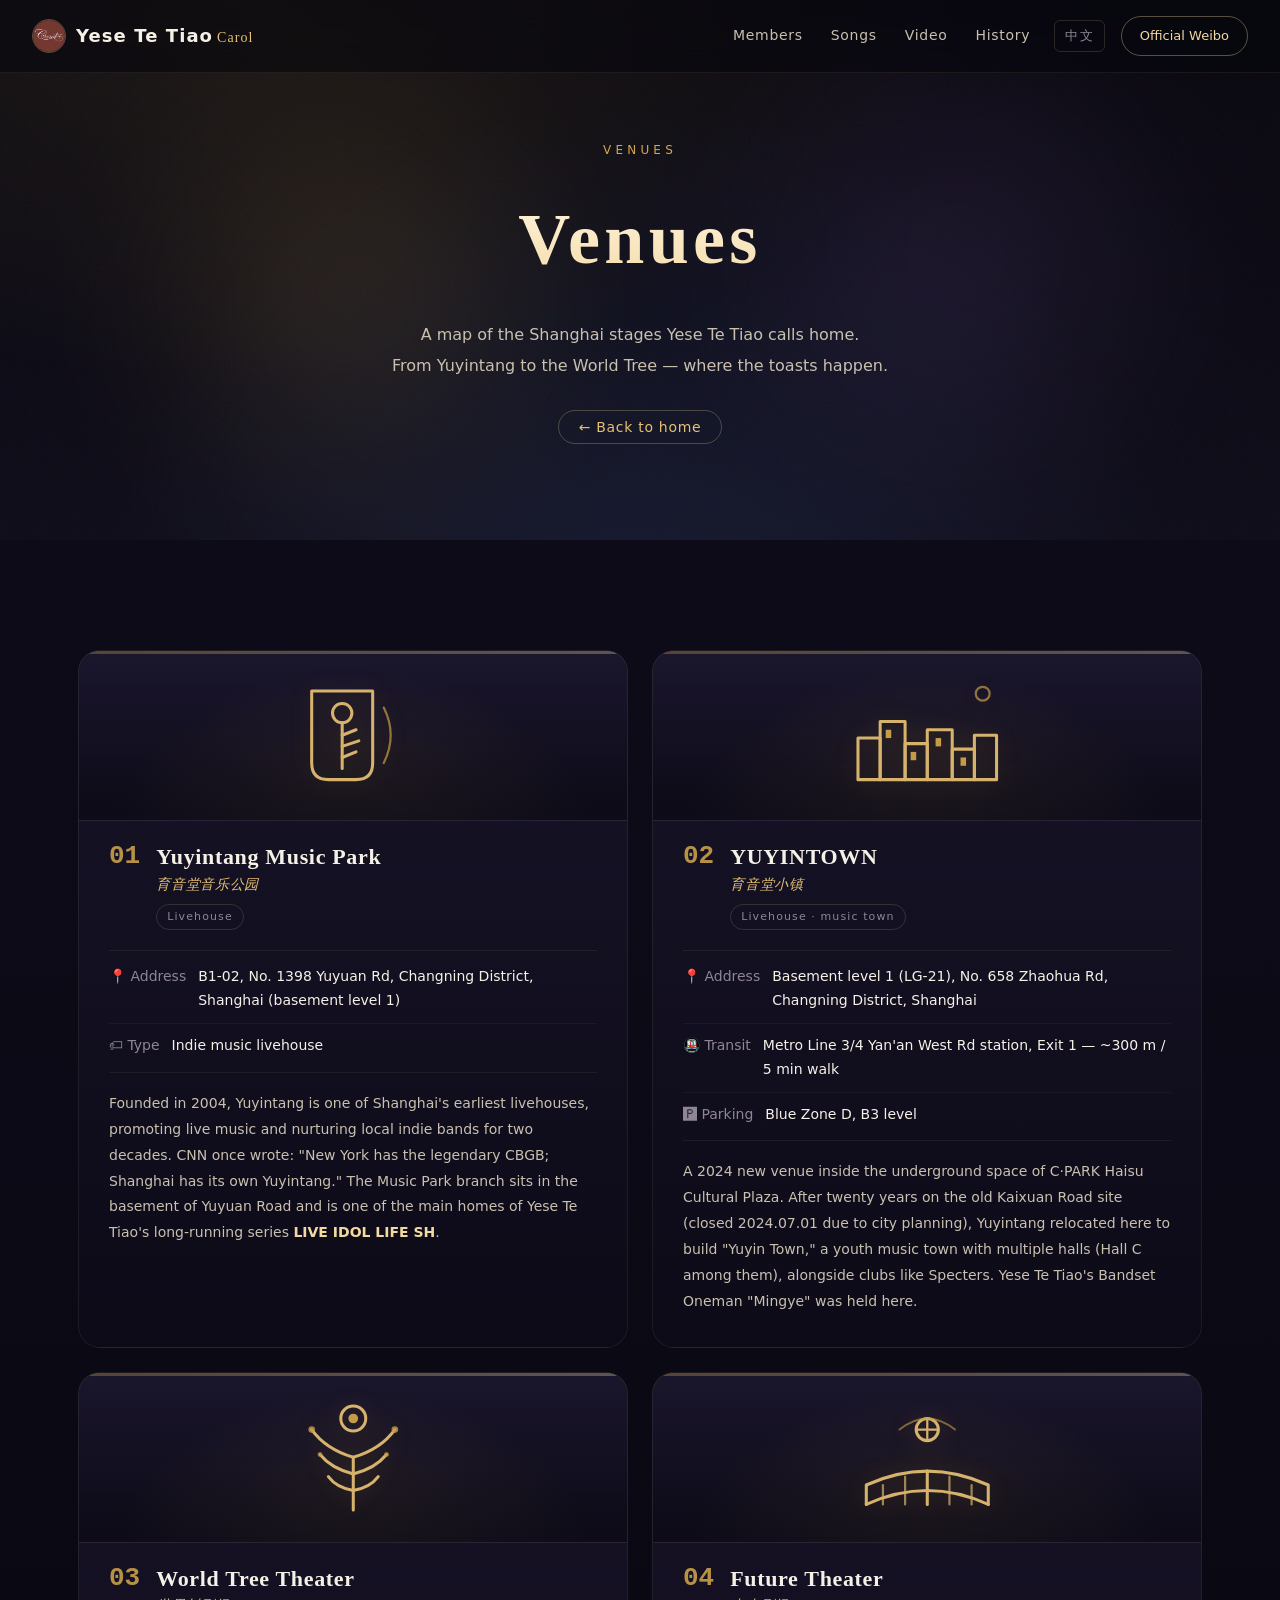
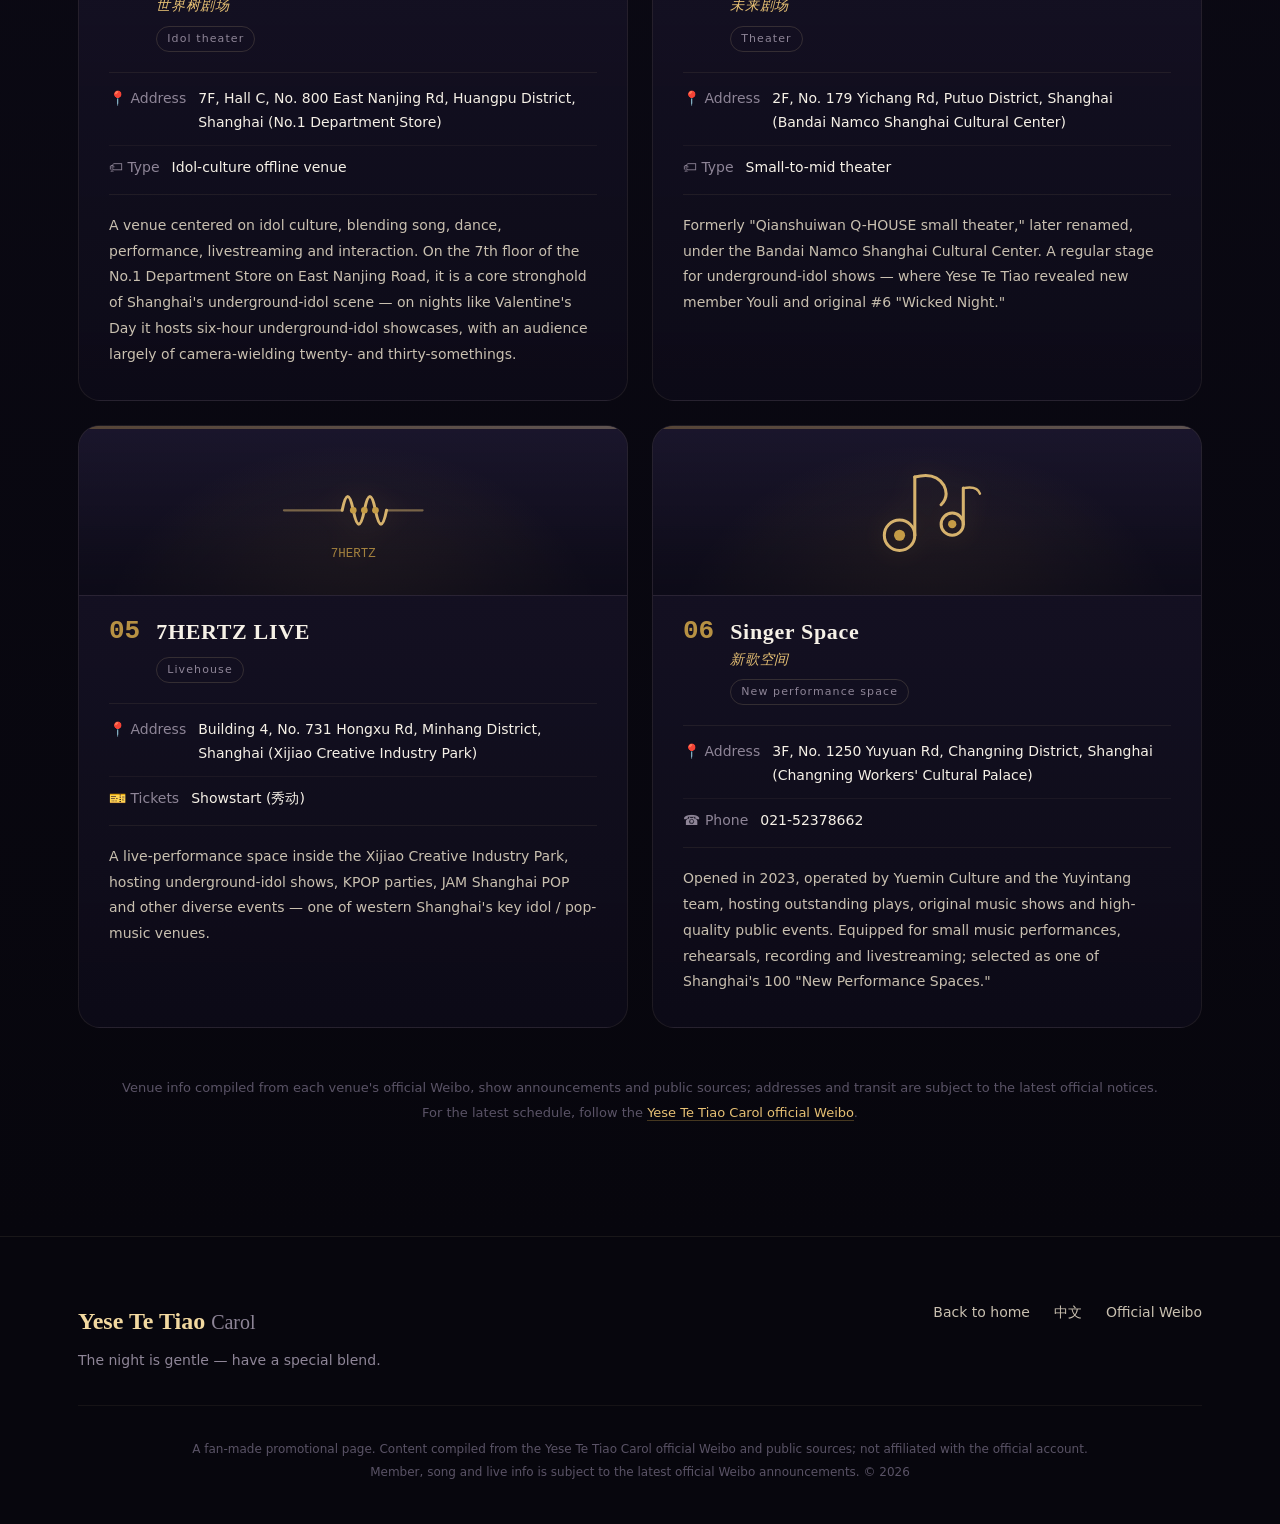
<file: venues-en.html>
<!DOCTYPE html>
<html lang="en">
<head>
<meta charset="UTF-8">
<meta name="viewport" content="width=device-width, initial-scale=1.0">
<title>Venues — Yese Te Tiao Carol</title>
<meta name="description" content="Shanghai venues where Yese Te Tiao Carol performs: Yuyintang Music Park, YUYINTOWN, World Tree Theater, Future Theater, 7HERTZ LIVE, Singer Space.">
<link rel="icon" type="image/png" href="assets/favicon.png">
<link rel="preconnect" href="https://fonts.googleapis.com">
<link rel="stylesheet" href="style.css">
</head>
<body>

<!-- ===== Nav ===== -->
<header class="nav" id="nav">
  <a href="en.html" class="nav__brand">
    <img src="assets/group/avatar.jpg" alt="" class="nav__logo">
    <span class="nav__name">Yese Te Tiao<small>Carol</small></span>
  </a>
  <nav class="nav__links">
    <a href="en.html#menu">Members</a>
    <a href="en.html#music">Songs</a>
    <a href="en.html#video">Video</a>
    <a href="en.html#timeline">History</a>
  </nav>
  <div class="nav__right">
    <a href="venues.html" class="nav__lang" title="中文">中文</a>
    <a href="https://weibo.com/u/2140549692" target="_blank" rel="noopener" class="nav__cta">Official Weibo</a>
  </div>
</header>

<!-- ===== Page hero ===== -->
<section class="page-hero">
  <div class="hero__bg" aria-hidden="true">
    <div class="hero__glow hero__glow--1"></div>
    <div class="hero__glow hero__glow--2"></div>
    <div class="hero__grain"></div>
  </div>
  <div class="page-hero__inner">
    <p class="page-hero__kicker">VENUES</p>
    <h1 class="page-hero__title">Venues</h1>
    <p class="page-hero__desc">A map of the Shanghai stages Yese Te Tiao calls home.<br>From Yuyintang to the World Tree — where the toasts happen.</p>
    <a href="en.html#live" class="page-hero__back">← Back to home</a>
  </div>
</section>

<!-- ===== Venue list ===== -->
<section class="section venues">
  <div class="container">
    <div class="venues__grid">

      <!-- 1. Yuyintang Music Park -->
      <article class="venue">
        <div class="venue__art" aria-hidden="true">
          <svg viewBox="0 0 120 100" fill="none" stroke="#e6c074" stroke-width="2.2" stroke-linecap="round" stroke-linejoin="round">
            <path d="M30 18 L30 70 Q30 82 42 82 L62 82 Q74 82 74 70 L74 18 Z" />
            <circle cx="52" cy="34" r="7" />
            <line x1="52" y1="41" x2="52" y2="74" />
            <path d="M52 50 L62 46 M52 58 L64 54 M52 66 L62 62" />
            <path d="M82 30 Q92 50 82 70" stroke="#d4a84a" stroke-width="1.6" opacity="0.7" />
          </svg>
        </div>
        <div class="venue__head">
          <span class="venue__no">01</span>
          <div class="venue__title">
            <h2 class="venue__name">Yuyintang Music Park <small>育音堂音乐公园</small></h2>
            <span class="venue__type">Livehouse</span>
          </div>
        </div>
        <dl class="venue__facts">
          <div><dt>📍 Address</dt><dd>B1-02, No. 1398 Yuyuan Rd, Changning District, Shanghai (basement level 1)</dd></div>
          <div><dt>🏷 Type</dt><dd>Indie music livehouse</dd></div>
        </dl>
        <p class="venue__desc">
          Founded in 2004, Yuyintang is one of Shanghai's earliest livehouses, promoting live music and nurturing local indie bands for two decades. CNN once wrote: "New York has the legendary CBGB; Shanghai has its own Yuyintang." The Music Park branch sits in the basement of Yuyuan Road and is one of the main homes of Yese Te Tiao's long-running series <em>LIVE IDOL LIFE SH</em>.
        </p>
      </article>

      <!-- 2. YUYINTOWN -->
      <article class="venue">
        <div class="venue__art" aria-hidden="true">
          <svg viewBox="0 0 120 100" fill="none" stroke="#e6c074" stroke-width="2.2" stroke-linecap="round" stroke-linejoin="round">
            <path d="M10 82 L10 52 L26 52 L26 82 Z" />
            <path d="M26 82 L26 40 L44 40 L44 82 Z" />
            <path d="M44 82 L44 56 L60 56 L60 82 Z" />
            <path d="M60 82 L60 46 L78 46 L78 82 Z" />
            <path d="M78 82 L78 60 L94 60 L94 82 Z" />
            <path d="M94 82 L94 50 L110 50 L110 82 Z" />
            <rect x="30" y="46" width="4" height="6" fill="#d4a84a" stroke="none" />
            <rect x="48" y="62" width="4" height="6" fill="#d4a84a" stroke="none" />
            <rect x="66" y="52" width="4" height="6" fill="#d4a84a" stroke="none" />
            <rect x="84" y="66" width="4" height="6" fill="#d4a84a" stroke="none" />
            <circle cx="100" cy="20" r="5" stroke="#d4a84a" stroke-width="1.6" opacity="0.7" />
          </svg>
        </div>
        <div class="venue__head">
          <span class="venue__no">02</span>
          <div class="venue__title">
            <h2 class="venue__name">YUYINTOWN <small>育音堂小镇</small></h2>
            <span class="venue__type">Livehouse · music town</span>
          </div>
        </div>
        <dl class="venue__facts">
          <div><dt>📍 Address</dt><dd>Basement level 1 (LG-21), No. 658 Zhaohua Rd, Changning District, Shanghai</dd></div>
          <div><dt>🚇 Transit</dt><dd>Metro Line 3/4 Yan'an West Rd station, Exit 1 — ~300 m / 5 min walk</dd></div>
          <div><dt>🅿 Parking</dt><dd>Blue Zone D, B3 level</dd></div>
        </dl>
        <p class="venue__desc">
          A 2024 new venue inside the underground space of C·PARK Haisu Cultural Plaza. After twenty years on the old Kaixuan Road site (closed 2024.07.01 due to city planning), Yuyintang relocated here to build "Yuyin Town," a youth music town with multiple halls (Hall C among them), alongside clubs like Specters. Yese Te Tiao's Bandset Oneman "Mingye" was held here.
        </p>
      </article>

      <!-- 3. World Tree Theater -->
      <article class="venue">
        <div class="venue__art" aria-hidden="true">
          <svg viewBox="0 0 120 100" fill="none" stroke="#e6c074" stroke-width="2.2" stroke-linecap="round" stroke-linejoin="round">
            <path d="M60 88 L60 50" />
            <path d="M60 50 Q40 44 30 30 M60 50 Q80 44 90 30" />
            <path d="M60 62 Q44 58 36 48 M60 62 Q76 58 84 48" />
            <path d="M60 74 Q48 72 42 64 M60 74 Q72 72 78 64" />
            <circle cx="60" cy="22" r="9" />
            <circle cx="60" cy="22" r="3.5" fill="#d4a84a" stroke="none" />
            <circle cx="30" cy="30" r="2.4" fill="#d4a84a" stroke="none" opacity="0.8" />
            <circle cx="90" cy="30" r="2.4" fill="#d4a84a" stroke="none" opacity="0.8" />
            <circle cx="36" cy="48" r="1.8" fill="#d4a84a" stroke="none" opacity="0.6" />
            <circle cx="84" cy="48" r="1.8" fill="#d4a84a" stroke="none" opacity="0.6" />
          </svg>
        </div>
        <div class="venue__head">
          <span class="venue__no">03</span>
          <div class="venue__title">
            <h2 class="venue__name">World Tree Theater <small>世界树剧场</small></h2>
            <span class="venue__type">Idol theater</span>
          </div>
        </div>
        <dl class="venue__facts">
          <div><dt>📍 Address</dt><dd>7F, Hall C, No. 800 East Nanjing Rd, Huangpu District, Shanghai (No.1 Department Store)</dd></div>
          <div><dt>🏷 Type</dt><dd>Idol-culture offline venue</dd></div>
        </dl>
        <p class="venue__desc">
          A venue centered on idol culture, blending song, dance, performance, livestreaming and interaction. On the 7th floor of the No.1 Department Store on East Nanjing Road, it is a core stronghold of Shanghai's underground-idol scene — on nights like Valentine's Day it hosts six-hour underground-idol showcases, with an audience largely of camera-wielding twenty- and thirty-somethings.
        </p>
      </article>

      <!-- 4. Future Theater -->
      <article class="venue">
        <div class="venue__art" aria-hidden="true">
          <svg viewBox="0 0 120 100" fill="none" stroke="#e6c074" stroke-width="2.2" stroke-linecap="round" stroke-linejoin="round">
            <path d="M16 84 Q60 64 104 84" />
            <path d="M16 84 L16 70 Q60 50 104 70 L104 84" />
            <line x1="60" y1="60" x2="60" y2="84" />
            <path d="M28 70 L28 84 M44 64 L44 84 M76 64 L76 84 M92 70 L92 84" stroke-width="1.6" opacity="0.7" />
            <circle cx="60" cy="30" r="8" />
            <path d="M60 22 L60 38 M52 30 L68 30" stroke-width="1.6" />
            <path d="M40 30 Q60 14 80 30" stroke="#d4a84a" stroke-width="1.4" opacity="0.6" />
          </svg>
        </div>
        <div class="venue__head">
          <span class="venue__no">04</span>
          <div class="venue__title">
            <h2 class="venue__name">Future Theater <small>未来剧场</small></h2>
            <span class="venue__type">Theater</span>
          </div>
        </div>
        <dl class="venue__facts">
          <div><dt>📍 Address</dt><dd>2F, No. 179 Yichang Rd, Putuo District, Shanghai (Bandai Namco Shanghai Cultural Center)</dd></div>
          <div><dt>🏷 Type</dt><dd>Small-to-mid theater</dd></div>
        </dl>
        <p class="venue__desc">
          Formerly "Qianshuiwan Q-HOUSE small theater," later renamed, under the Bandai Namco Shanghai Cultural Center. A regular stage for underground-idol shows — where Yese Te Tiao revealed new member Youli and original #6 "Wicked Night."
        </p>
      </article>

      <!-- 5. 7HERTZ LIVE -->
      <article class="venue">
        <div class="venue__art" aria-hidden="true">
          <svg viewBox="0 0 120 100" fill="none" stroke="#e6c074" stroke-width="2.2" stroke-linecap="round" stroke-linejoin="round">
            <path d="M10 50 Q22 50 28 50 Q34 50 40 50 Q46 50 52 50" opacity="0.5" stroke-width="1.6" />
            <path d="M52 50 Q56 30 60 50 Q64 70 68 50 Q72 30 76 50 Q80 70 84 50" />
            <path d="M84 50 Q90 50 96 50 Q102 50 110 50" opacity="0.5" stroke-width="1.6" />
            <circle cx="60" cy="50" r="2.4" fill="#d4a84a" stroke="none" />
            <circle cx="68" cy="50" r="2.4" fill="#d4a84a" stroke="none" />
            <circle cx="76" cy="50" r="2.4" fill="#d4a84a" stroke="none" />
            <text x="60" y="84" text-anchor="middle" font-family="monospace" font-size="9" fill="#d4a84a" stroke="none" opacity="0.8">7HERTZ</text>
          </svg>
        </div>
        <div class="venue__head">
          <span class="venue__no">05</span>
          <div class="venue__title">
            <h2 class="venue__name">7HERTZ LIVE</h2>
            <span class="venue__type">Livehouse</span>
          </div>
        </div>
        <dl class="venue__facts">
          <div><dt>📍 Address</dt><dd>Building 4, No. 731 Hongxu Rd, Minhang District, Shanghai (Xijiao Creative Industry Park)</dd></div>
          <div><dt>🎫 Tickets</dt><dd>Showstart (秀动)</dd></div>
        </dl>
        <p class="venue__desc">
          A live-performance space inside the Xijiao Creative Industry Park, hosting underground-idol shows, KPOP parties, JAM Shanghai POP and other diverse events — one of western Shanghai's key idol / pop-music venues.
        </p>
      </article>

      <!-- 6. Singer Space -->
      <article class="venue">
        <div class="venue__art" aria-hidden="true">
          <svg viewBox="0 0 120 100" fill="none" stroke="#e6c074" stroke-width="2.2" stroke-linecap="round" stroke-linejoin="round">
            <circle cx="40" cy="68" r="11" />
            <line x1="51" y1="68" x2="51" y2="26" />
            <path d="M51 26 Q66 22 72 32 Q76 40 70 46" />
            <circle cx="78" cy="60" r="8" />
            <line x1="86" y1="60" x2="86" y2="34" />
            <path d="M86 34 Q96 32 98 38" stroke-width="1.8" />
            <circle cx="40" cy="68" r="4" fill="#d4a84a" stroke="none" />
            <circle cx="78" cy="60" r="3" fill="#d4a84a" stroke="none" />
          </svg>
        </div>
        <div class="venue__head">
          <span class="venue__no">06</span>
          <div class="venue__title">
            <h2 class="venue__name">Singer Space <small>新歌空间</small></h2>
            <span class="venue__type">New performance space</span>
          </div>
        </div>
        <dl class="venue__facts">
          <div><dt>📍 Address</dt><dd>3F, No. 1250 Yuyuan Rd, Changning District, Shanghai (Changning Workers' Cultural Palace)</dd></div>
          <div><dt>☎ Phone</dt><dd>021-52378662</dd></div>
        </dl>
        <p class="venue__desc">
          Opened in 2023, operated by Yuemin Culture and the Yuyintang team, hosting outstanding plays, original music shows and high-quality public events. Equipped for small music performances, rehearsals, recording and livestreaming; selected as one of Shanghai's 100 "New Performance Spaces."
        </p>
      </article>

    </div>

    <p class="venues__note">
      Venue info compiled from each venue's official Weibo, show announcements and public sources; addresses and transit are subject to the latest official notices.<br>
      For the latest schedule, follow the <a href="https://weibo.com/u/2140549692" target="_blank" rel="noopener">Yese Te Tiao Carol official Weibo</a>.
    </p>
  </div>
</section>

<!-- ===== Footer ===== -->
<footer class="footer">
  <div class="container">
    <div class="footer__top">
      <div class="footer__brand">
        <p class="footer__logo">Yese Te Tiao<small>Carol</small></p>
        <p class="footer__tag">The night is gentle — have a special blend.</p>
      </div>
      <div class="footer__links">
        <a href="en.html">Back to home</a>
        <a href="venues.html">中文</a>
        <a href="https://weibo.com/u/2140549692" target="_blank" rel="noopener">Official Weibo</a>
      </div>
    </div>
    <p class="footer__copy">
      A fan-made promotional page. Content compiled from the Yese Te Tiao Carol official Weibo and public sources; not affiliated with the official account.<br>
      Member, song and live info is subject to the latest official Weibo announcements. © 2026
    </p>
  </div>
</footer>

<script src="script.js"></script>
</body>
</html>
</file>
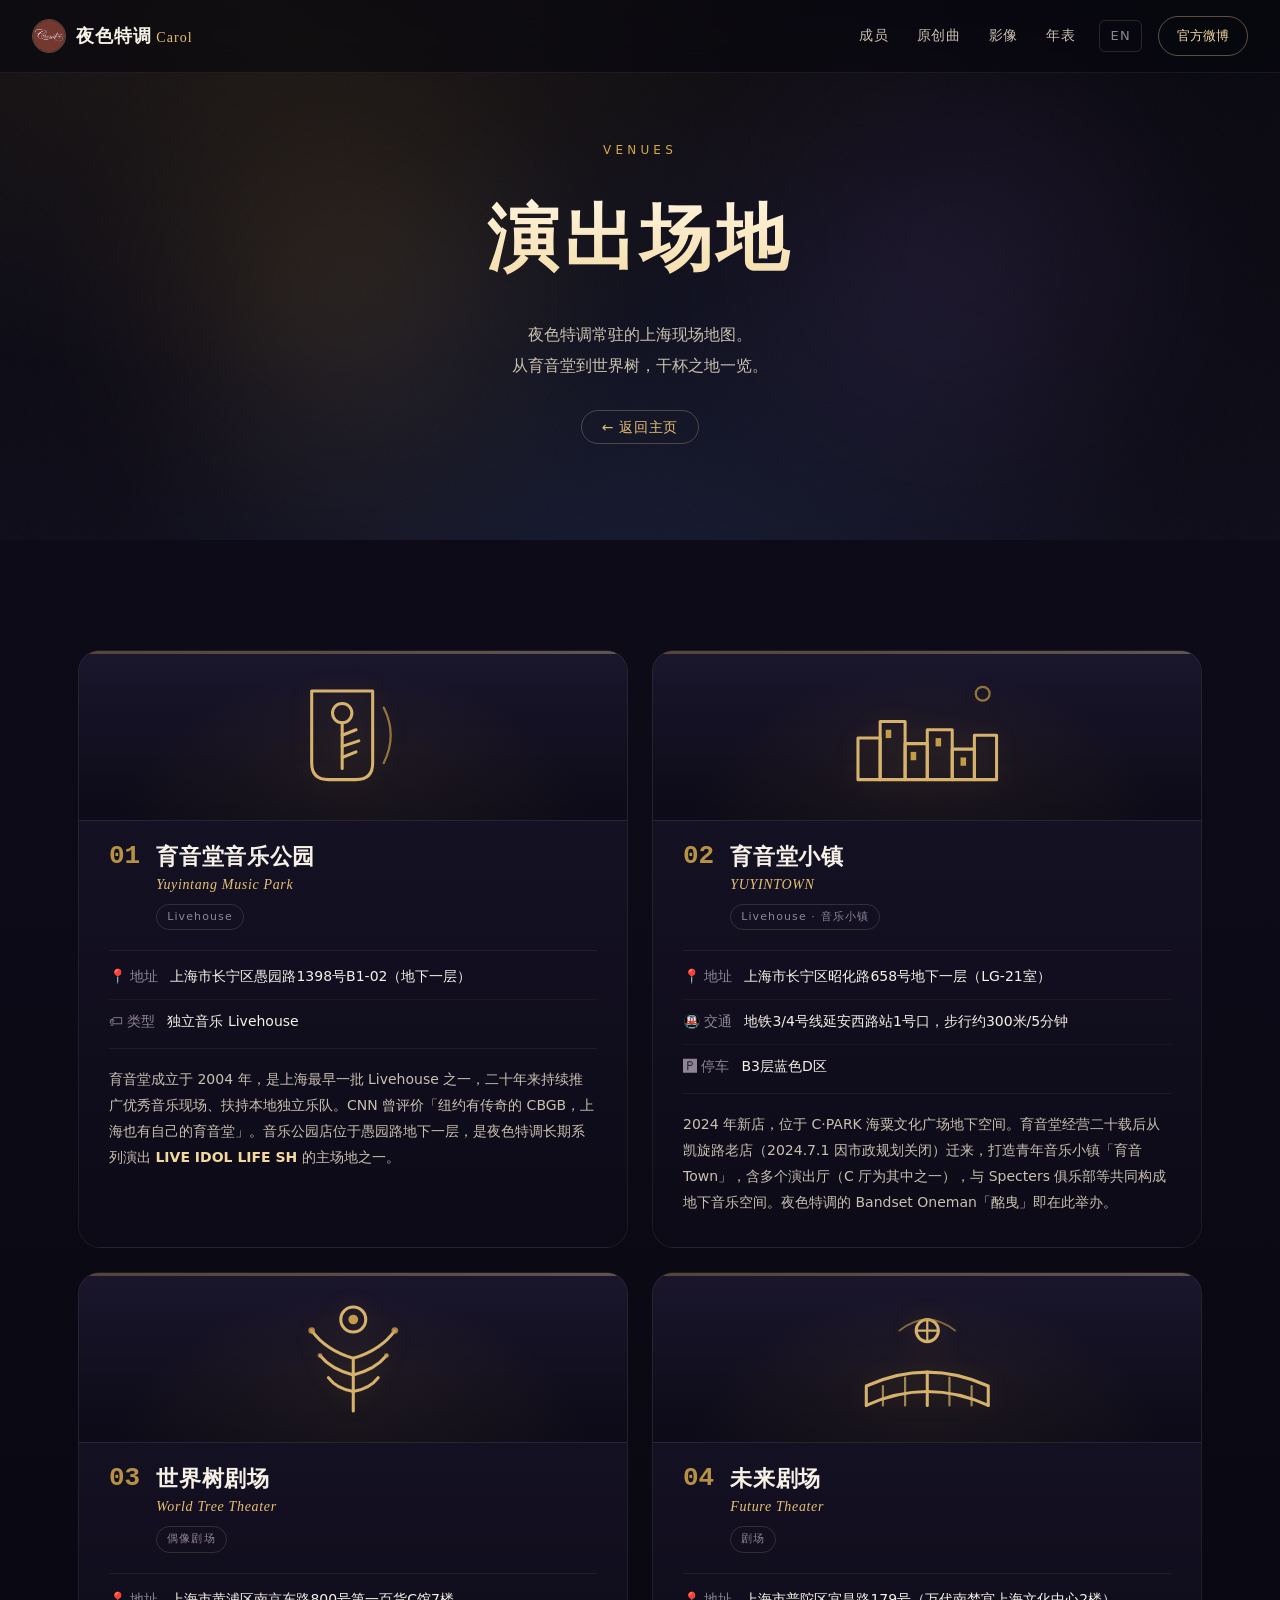
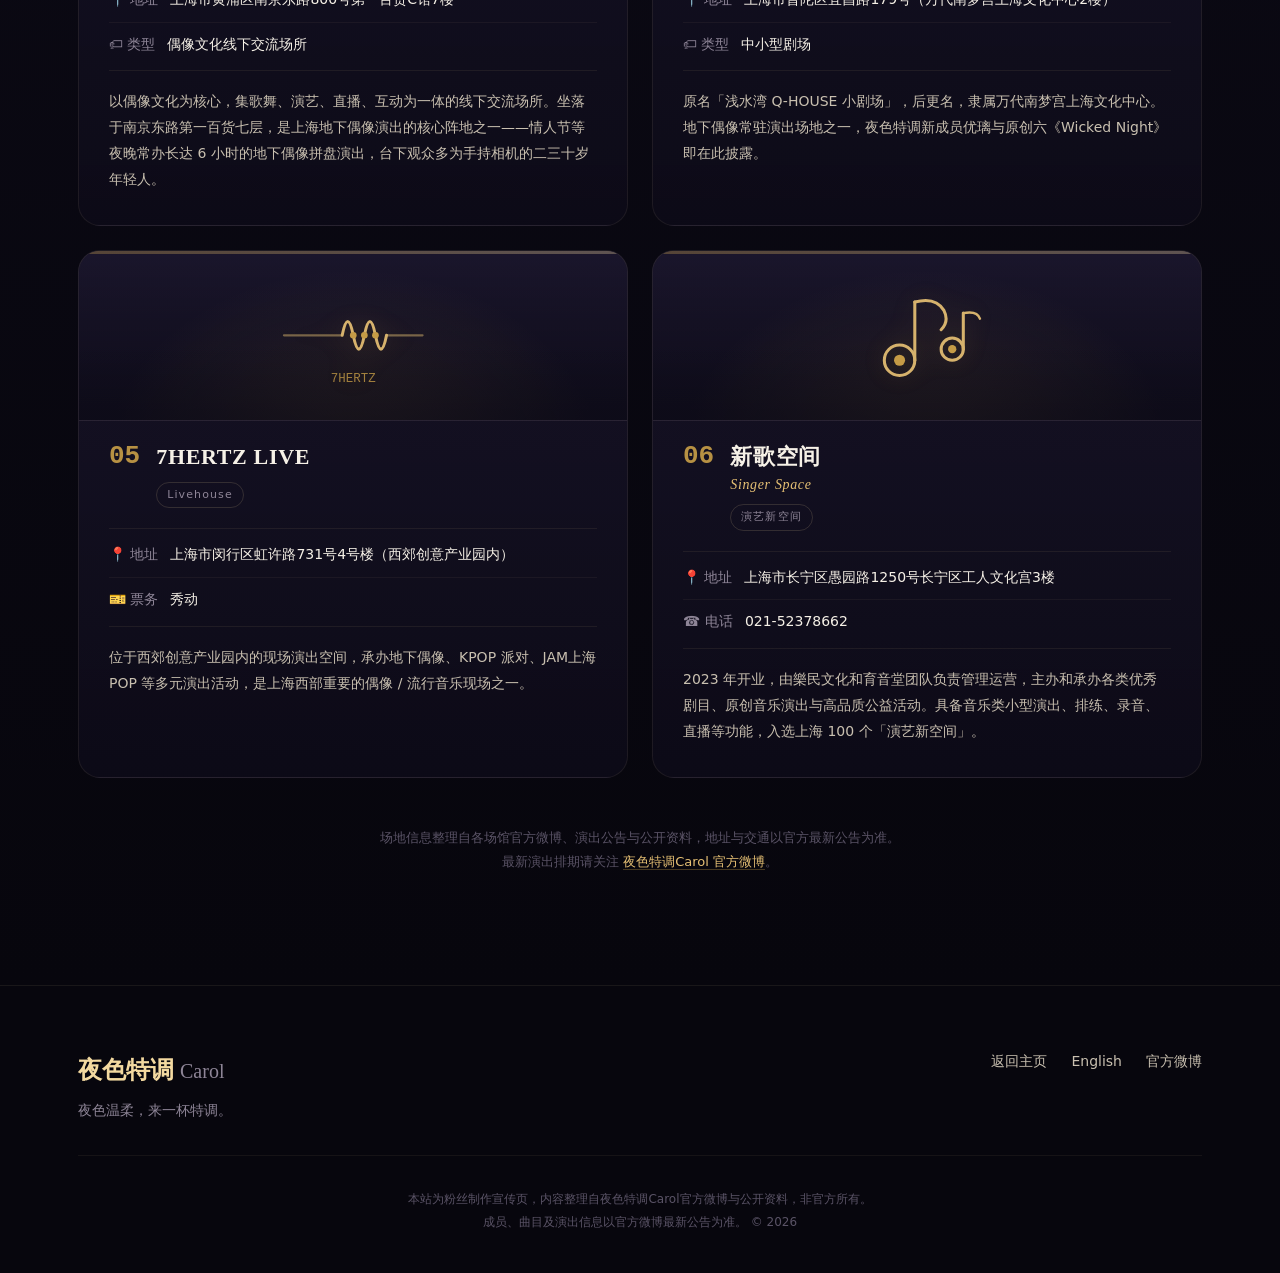
<file: venues.html>
<!DOCTYPE html>
<html lang="zh-CN">
<head>
<meta charset="UTF-8">
<meta name="viewport" content="width=device-width, initial-scale=1.0">
<title>演出场地 — 夜色特调Carol</title>
<meta name="description" content="夜色特调Carol 常驻的上海演出场地介绍：育音堂音乐公园、育音堂小镇、世界树剧场、未来剧场、7HERTZ LIVE、新歌空间。">
<link rel="icon" type="image/png" href="assets/favicon.png">
<link rel="preconnect" href="https://fonts.googleapis.com">
<link rel="stylesheet" href="style.css">
</head>
<body>

<!-- ===== 顶部导航 ===== -->
<header class="nav" id="nav">
  <a href="index.html" class="nav__brand">
    <img src="assets/group/avatar.jpg" alt="" class="nav__logo">
    <span class="nav__name">夜色特调<small>Carol</small></span>
  </a>
  <nav class="nav__links">
    <a href="index.html#menu">成员</a>
    <a href="index.html#music">原创曲</a>
    <a href="index.html#video">影像</a>
    <a href="index.html#timeline">年表</a>
  </nav>
  <div class="nav__right">
    <a href="venues-en.html" class="nav__lang" title="English">EN</a>
    <a href="https://weibo.com/u/2140549692" target="_blank" rel="noopener" class="nav__cta">官方微博</a>
  </div>
</header>

<!-- ===== 页面头图 ===== -->
<section class="page-hero">
  <div class="hero__bg" aria-hidden="true">
    <div class="hero__glow hero__glow--1"></div>
    <div class="hero__glow hero__glow--2"></div>
    <div class="hero__grain"></div>
  </div>
  <div class="page-hero__inner">
    <p class="page-hero__kicker">VENUES</p>
    <h1 class="page-hero__title">演出场地</h1>
    <p class="page-hero__desc">夜色特调常驻的上海现场地图。<br>从育音堂到世界树，干杯之地一览。</p>
    <a href="index.html#live" class="page-hero__back">← 返回主页</a>
  </div>
</section>

<!-- ===== 场地列表 ===== -->
<section class="section venues">
  <div class="container">
    <div class="venues__grid">

      <!-- 1. 育音堂音乐公园 -->
      <article class="venue">
        <div class="venue__art" aria-hidden="true">
          <svg viewBox="0 0 120 100" fill="none" stroke="#e6c074" stroke-width="2.2" stroke-linecap="round" stroke-linejoin="round">
            <path d="M30 18 L30 70 Q30 82 42 82 L62 82 Q74 82 74 70 L74 18 Z" />
            <circle cx="52" cy="34" r="7" />
            <line x1="52" y1="41" x2="52" y2="74" />
            <path d="M52 50 L62 46 M52 58 L64 54 M52 66 L62 62" />
            <path d="M82 30 Q92 50 82 70" stroke="#d4a84a" stroke-width="1.6" opacity="0.7" />
          </svg>
        </div>
        <div class="venue__head">
          <span class="venue__no">01</span>
          <div class="venue__title">
            <h2 class="venue__name">育音堂音乐公园 <small>Yuyintang Music Park</small></h2>
            <span class="venue__type">Livehouse</span>
          </div>
        </div>
        <dl class="venue__facts">
          <div><dt>📍 地址</dt><dd>上海市长宁区愚园路1398号B1-02（地下一层）</dd></div>
          <div><dt>🏷 类型</dt><dd>独立音乐 Livehouse</dd></div>
        </dl>
        <p class="venue__desc">
          育音堂成立于 2004 年，是上海最早一批 Livehouse 之一，二十年来持续推广优秀音乐现场、扶持本地独立乐队。CNN 曾评价「纽约有传奇的 CBGB，上海也有自己的育音堂」。音乐公园店位于愚园路地下一层，是夜色特调长期系列演出 <em>LIVE IDOL LIFE SH</em> 的主场地之一。
        </p>
      </article>

      <!-- 2. 育音堂小镇 -->
      <article class="venue">
        <div class="venue__art" aria-hidden="true">
          <svg viewBox="0 0 120 100" fill="none" stroke="#e6c074" stroke-width="2.2" stroke-linecap="round" stroke-linejoin="round">
            <path d="M10 82 L10 52 L26 52 L26 82 Z" />
            <path d="M26 82 L26 40 L44 40 L44 82 Z" />
            <path d="M44 82 L44 56 L60 56 L60 82 Z" />
            <path d="M60 82 L60 46 L78 46 L78 82 Z" />
            <path d="M78 82 L78 60 L94 60 L94 82 Z" />
            <path d="M94 82 L94 50 L110 50 L110 82 Z" />
            <rect x="30" y="46" width="4" height="6" fill="#d4a84a" stroke="none" />
            <rect x="48" y="62" width="4" height="6" fill="#d4a84a" stroke="none" />
            <rect x="66" y="52" width="4" height="6" fill="#d4a84a" stroke="none" />
            <rect x="84" y="66" width="4" height="6" fill="#d4a84a" stroke="none" />
            <circle cx="100" cy="20" r="5" stroke="#d4a84a" stroke-width="1.6" opacity="0.7" />
          </svg>
        </div>
        <div class="venue__head">
          <span class="venue__no">02</span>
          <div class="venue__title">
            <h2 class="venue__name">育音堂小镇 <small>YUYINTOWN</small></h2>
            <span class="venue__type">Livehouse · 音乐小镇</span>
          </div>
        </div>
        <dl class="venue__facts">
          <div><dt>📍 地址</dt><dd>上海市长宁区昭化路658号地下一层（LG-21室）</dd></div>
          <div><dt>🚇 交通</dt><dd>地铁3/4号线延安西路站1号口，步行约300米/5分钟</dd></div>
          <div><dt>🅿 停车</dt><dd>B3层蓝色D区</dd></div>
        </dl>
        <p class="venue__desc">
          2024 年新店，位于 C·PARK 海粟文化广场地下空间。育音堂经营二十载后从凯旋路老店（2024.7.1 因市政规划关闭）迁来，打造青年音乐小镇「育音 Town」，含多个演出厅（C 厅为其中之一），与 Specters 俱乐部等共同构成地下音乐空间。夜色特调的 Bandset Oneman「酩曳」即在此举办。
        </p>
      </article>

      <!-- 3. 世界树剧场 -->
      <article class="venue">
        <div class="venue__art" aria-hidden="true">
          <svg viewBox="0 0 120 100" fill="none" stroke="#e6c074" stroke-width="2.2" stroke-linecap="round" stroke-linejoin="round">
            <path d="M60 88 L60 50" />
            <path d="M60 50 Q40 44 30 30 M60 50 Q80 44 90 30" />
            <path d="M60 62 Q44 58 36 48 M60 62 Q76 58 84 48" />
            <path d="M60 74 Q48 72 42 64 M60 74 Q72 72 78 64" />
            <circle cx="60" cy="22" r="9" />
            <circle cx="60" cy="22" r="3.5" fill="#d4a84a" stroke="none" />
            <circle cx="30" cy="30" r="2.4" fill="#d4a84a" stroke="none" opacity="0.8" />
            <circle cx="90" cy="30" r="2.4" fill="#d4a84a" stroke="none" opacity="0.8" />
            <circle cx="36" cy="48" r="1.8" fill="#d4a84a" stroke="none" opacity="0.6" />
            <circle cx="84" cy="48" r="1.8" fill="#d4a84a" stroke="none" opacity="0.6" />
          </svg>
        </div>
        <div class="venue__head">
          <span class="venue__no">03</span>
          <div class="venue__title">
            <h2 class="venue__name">世界树剧场 <small>World Tree Theater</small></h2>
            <span class="venue__type">偶像剧场</span>
          </div>
        </div>
        <dl class="venue__facts">
          <div><dt>📍 地址</dt><dd>上海市黄浦区南京东路800号第一百货C馆7楼</dd></div>
          <div><dt>🏷 类型</dt><dd>偶像文化线下交流场所</dd></div>
        </dl>
        <p class="venue__desc">
          以偶像文化为核心，集歌舞、演艺、直播、互动为一体的线下交流场所。坐落于南京东路第一百货七层，是上海地下偶像演出的核心阵地之一——情人节等夜晚常办长达 6 小时的地下偶像拼盘演出，台下观众多为手持相机的二三十岁年轻人。
        </p>
      </article>

      <!-- 4. 未来剧场 -->
      <article class="venue">
        <div class="venue__art" aria-hidden="true">
          <svg viewBox="0 0 120 100" fill="none" stroke="#e6c074" stroke-width="2.2" stroke-linecap="round" stroke-linejoin="round">
            <path d="M16 84 Q60 64 104 84" />
            <path d="M16 84 L16 70 Q60 50 104 70 L104 84" />
            <line x1="60" y1="60" x2="60" y2="84" />
            <path d="M28 70 L28 84 M44 64 L44 84 M76 64 L76 84 M92 70 L92 84" stroke-width="1.6" opacity="0.7" />
            <circle cx="60" cy="30" r="8" />
            <path d="M60 22 L60 38 M52 30 L68 30" stroke-width="1.6" />
            <path d="M40 30 Q60 14 80 30" stroke="#d4a84a" stroke-width="1.4" opacity="0.6" />
          </svg>
        </div>
        <div class="venue__head">
          <span class="venue__no">04</span>
          <div class="venue__title">
            <h2 class="venue__name">未来剧场 <small>Future Theater</small></h2>
            <span class="venue__type">剧场</span>
          </div>
        </div>
        <dl class="venue__facts">
          <div><dt>📍 地址</dt><dd>上海市普陀区宜昌路179号（万代南梦宫上海文化中心2楼）</dd></div>
          <div><dt>🏷 类型</dt><dd>中小型剧场</dd></div>
        </dl>
        <p class="venue__desc">
          原名「浅水湾 Q-HOUSE 小剧场」，后更名，隶属万代南梦宫上海文化中心。地下偶像常驻演出场地之一，夜色特调新成员优璃与原创六《Wicked Night》即在此披露。
        </p>
      </article>

      <!-- 5. 7HERTZ LIVE -->
      <article class="venue">
        <div class="venue__art" aria-hidden="true">
          <svg viewBox="0 0 120 100" fill="none" stroke="#e6c074" stroke-width="2.2" stroke-linecap="round" stroke-linejoin="round">
            <path d="M10 50 Q22 50 28 50 Q34 50 40 50 Q46 50 52 50" opacity="0.5" stroke-width="1.6" />
            <path d="M52 50 Q56 30 60 50 Q64 70 68 50 Q72 30 76 50 Q80 70 84 50" />
            <path d="M84 50 Q90 50 96 50 Q102 50 110 50" opacity="0.5" stroke-width="1.6" />
            <circle cx="60" cy="50" r="2.4" fill="#d4a84a" stroke="none" />
            <circle cx="68" cy="50" r="2.4" fill="#d4a84a" stroke="none" />
            <circle cx="76" cy="50" r="2.4" fill="#d4a84a" stroke="none" />
            <text x="60" y="84" text-anchor="middle" font-family="monospace" font-size="9" fill="#d4a84a" stroke="none" opacity="0.8">7HERTZ</text>
          </svg>
        </div>
        <div class="venue__head">
          <span class="venue__no">05</span>
          <div class="venue__title">
            <h2 class="venue__name">7HERTZ LIVE</h2>
            <span class="venue__type">Livehouse</span>
          </div>
        </div>
        <dl class="venue__facts">
          <div><dt>📍 地址</dt><dd>上海市闵行区虹许路731号4号楼（西郊创意产业园内）</dd></div>
          <div><dt>🎫 票务</dt><dd>秀动</dd></div>
        </dl>
        <p class="venue__desc">
          位于西郊创意产业园内的现场演出空间，承办地下偶像、KPOP 派对、JAM上海 POP 等多元演出活动，是上海西部重要的偶像 / 流行音乐现场之一。
        </p>
      </article>

      <!-- 6. 新歌空间 -->
      <article class="venue">
        <div class="venue__art" aria-hidden="true">
          <svg viewBox="0 0 120 100" fill="none" stroke="#e6c074" stroke-width="2.2" stroke-linecap="round" stroke-linejoin="round">
            <circle cx="40" cy="68" r="11" />
            <line x1="51" y1="68" x2="51" y2="26" />
            <path d="M51 26 Q66 22 72 32 Q76 40 70 46" />
            <circle cx="78" cy="60" r="8" />
            <line x1="86" y1="60" x2="86" y2="34" />
            <path d="M86 34 Q96 32 98 38" stroke-width="1.8" />
            <circle cx="40" cy="68" r="4" fill="#d4a84a" stroke="none" />
            <circle cx="78" cy="60" r="3" fill="#d4a84a" stroke="none" />
          </svg>
        </div>
        <div class="venue__head">
          <span class="venue__no">06</span>
          <div class="venue__title">
            <h2 class="venue__name">新歌空间 <small>Singer Space</small></h2>
            <span class="venue__type">演艺新空间</span>
          </div>
        </div>
        <dl class="venue__facts">
          <div><dt>📍 地址</dt><dd>上海市长宁区愚园路1250号长宁区工人文化宫3楼</dd></div>
          <div><dt>☎ 电话</dt><dd>021-52378662</dd></div>
        </dl>
        <p class="venue__desc">
          2023 年开业，由樂民文化和育音堂团队负责管理运营，主办和承办各类优秀剧目、原创音乐演出与高品质公益活动。具备音乐类小型演出、排练、录音、直播等功能，入选上海 100 个「演艺新空间」。
        </p>
      </article>

    </div>

    <p class="venues__note">
      场地信息整理自各场馆官方微博、演出公告与公开资料，地址与交通以官方最新公告为准。<br>
      最新演出排期请关注 <a href="https://weibo.com/u/2140549692" target="_blank" rel="noopener">夜色特调Carol 官方微博</a>。
    </p>
  </div>
</section>

<!-- ===== 页脚 ===== -->
<footer class="footer">
  <div class="container">
    <div class="footer__top">
      <div class="footer__brand">
        <p class="footer__logo">夜色特调<small>Carol</small></p>
        <p class="footer__tag">夜色温柔，来一杯特调。</p>
      </div>
      <div class="footer__links">
        <a href="index.html">返回主页</a>
        <a href="venues-en.html">English</a>
        <a href="https://weibo.com/u/2140549692" target="_blank" rel="noopener">官方微博</a>
      </div>
    </div>
    <p class="footer__copy">
      本站为粉丝制作宣传页，内容整理自夜色特调Carol官方微博与公开资料，非官方所有。<br>
      成员、曲目及演出信息以官方微博最新公告为准。 © 2026
    </p>
  </div>
</footer>

<script src="script.js"></script>
</body>
</html>
</file>
<file: style.css>
/* ============================================================
   夜色特调Carol — 宣传网站样式
   主题：夜上海 / 爵士酒吧 / 鸡尾酒特调
   配色：深夜墨蓝 + 香槟金 + 成员应援色点缀
   ============================================================ */

/* ---------- 设计令牌 ---------- */
:root {
  /* 夜色基底 */
  --night-900: #07060d;
  --night-800: #0d0b18;
  --night-700: #141124;
  --night-600: #1d1830;
  --night-500: #2a2342;

  /* 香槟金 / 特调 */
  --gold-300: #f3d9a0;
  --gold-400: #e6c074;
  --gold-500: #d4a84a;
  --gold-600: #b88a2e;

  /* 文字 */
  --ink-100: #f6f1e7;
  --ink-300: #c9c0b0;
  --ink-500: #8e8597;
  --ink-700: #5a5366;

  /* 成员应援色（由 inline --mc 覆盖） */
  --mc: #d4a84a;

  /* 字体 */
  --font-sans: "PingFang SC", "Hiragino Sans GB", "Microsoft YaHei", "Noto Sans SC", system-ui, sans-serif;
  --font-serif: "Songti SC", "STSong", "Noto Serif SC", "Source Han Serif SC", serif;
  --font-mono: "JetBrains Mono", "SF Mono", "Cascadia Code", Consolas, monospace;

  /* 尺寸 */
  --container: 1180px;
  --radius: 14px;
  --radius-lg: 22px;

  /* 阴影 */
  --shadow-soft: 0 10px 40px rgba(0, 0, 0, 0.45);
  --shadow-glow: 0 0 60px rgba(212, 168, 74, 0.18);
}

/* ---------- 重置 ---------- */
*, *::before, *::after { box-sizing: border-box; margin: 0; padding: 0; }
html { scroll-behavior: smooth; -webkit-text-size-adjust: 100%; }
body {
  font-family: var(--font-sans);
  background: var(--night-900);
  color: var(--ink-100);
  line-height: 1.7;
  overflow-x: hidden;
  -webkit-font-smoothing: antialiased;
}
a { color: inherit; text-decoration: none; }
img { max-width: 100%; display: block; }
ul, ol { list-style: none; }
button { font: inherit; cursor: pointer; border: none; background: none; color: inherit; }

/* ---------- 容器 ---------- */
.container { width: 100%; max-width: var(--container); margin: 0 auto; padding: 0 28px; }
.container--narrow { max-width: 820px; }

/* ---------- 按钮 ---------- */
.btn {
  display: inline-flex; align-items: center; justify-content: center; gap: 8px;
  padding: 14px 30px; border-radius: 100px;
  font-size: 15px; font-weight: 600; letter-spacing: 0.04em;
  transition: transform .25s ease, box-shadow .25s ease, background .25s ease;
}
.btn--gold {
  background: linear-gradient(135deg, var(--gold-300), var(--gold-500));
  color: #2a1d05;
  box-shadow: 0 8px 24px rgba(212, 168, 74, 0.3);
}
.btn--gold:hover { transform: translateY(-2px); box-shadow: 0 12px 32px rgba(212, 168, 74, 0.45); }
.btn--ghost {
  border: 1px solid rgba(243, 217, 160, 0.4);
  color: var(--gold-300);
  background: rgba(243, 217, 160, 0.04);
}
.btn--ghost:hover { background: rgba(243, 217, 160, 0.12); transform: translateY(-2px); }

/* ============================================================
   导航
   ============================================================ */
.nav {
  position: fixed; top: 0; left: 0; right: 0; z-index: 100;
  display: flex; align-items: center; gap: 24px;
  padding: 16px 32px;
  background: rgba(7, 6, 13, 0.55);
  backdrop-filter: blur(14px);
  -webkit-backdrop-filter: blur(14px);
  border-bottom: 1px solid rgba(243, 217, 160, 0.08);
  transition: background .3s ease, padding .3s ease;
}
.nav.is-scrolled { background: rgba(7, 6, 13, 0.88); padding: 11px 32px; }
.nav__brand { display: flex; align-items: center; gap: 10px; font-weight: 700; }
.nav__logo {
  width: 34px; height: 34px; border-radius: 50%; object-fit: cover;
  border: 1px solid rgba(243, 217, 160, 0.3);
}
.nav__mark { font-size: 22px; filter: drop-shadow(0 0 8px rgba(212,168,74,.5)); }
.nav__name { font-size: 18px; letter-spacing: 0.06em; }
.nav__name small { font-family: var(--font-serif); font-weight: 400; color: var(--gold-400); margin-left: 4px; font-size: 14px; }
.nav__links { display: flex; gap: 28px; margin-left: auto; }
.nav__right { display: flex; align-items: center; gap: 16px; margin-left: auto; }
.nav__links + .nav__right { margin-left: 0; }
.nav__lang {
  font-size: 13px; color: var(--ink-500); letter-spacing: 0.1em;
  padding: 4px 10px; border: 1px solid rgba(243, 217, 160, 0.15); border-radius: 6px;
  transition: all .2s ease;
}
.nav__lang:hover { color: var(--gold-300); border-color: rgba(243, 217, 160, 0.4); }
.nav__links a {
  font-size: 14px; color: var(--ink-300); letter-spacing: 0.05em;
  position: relative; padding: 4px 0; transition: color .2s ease;
}
.nav__links a::after {
  content: ""; position: absolute; left: 0; bottom: 0; height: 1px; width: 0;
  background: var(--gold-400); transition: width .25s ease;
}
.nav__links a:hover { color: var(--gold-300); }
.nav__links a:hover::after { width: 100%; }
.nav__cta {
  font-size: 13px; padding: 8px 18px; border-radius: 100px;
  border: 1px solid rgba(243, 217, 160, 0.35); color: var(--gold-300);
  transition: all .2s ease;
}
.nav__cta:hover { background: var(--gold-500); color: #2a1d05; border-color: var(--gold-500); }

/* ============================================================
   Hero
   ============================================================ */
.hero {
  position: relative; min-height: 100vh; min-height: 100svh;
  display: flex; align-items: center; justify-content: center;
  text-align: center; overflow: hidden;
  background:
    radial-gradient(ellipse at 50% 120%, rgba(91, 141, 239, 0.12), transparent 60%),
    radial-gradient(ellipse at 20% 0%, rgba(212, 168, 74, 0.1), transparent 50%),
    linear-gradient(180deg, var(--night-900) 0%, var(--night-800) 100%);
}
.hero__bg { position: absolute; inset: 0; z-index: 0; }
.hero__glow {
  position: absolute; border-radius: 50%; filter: blur(80px); opacity: 0.5;
  animation: float 14s ease-in-out infinite;
}
.hero__glow--1 {
  width: 480px; height: 480px; top: 10%; left: 8%;
  background: radial-gradient(circle, rgba(212, 168, 74, 0.35), transparent 70%);
}
.hero__glow--2 {
  width: 520px; height: 520px; bottom: 5%; right: 5%;
  background: radial-gradient(circle, rgba(155, 109, 217, 0.3), transparent 70%);
  animation-delay: -7s;
}
.hero__grain {
  position: absolute; inset: 0; opacity: 0.04; pointer-events: none;
  background-image: url("data:image/svg+xml,%3Csvg xmlns='http://www.w3.org/2000/svg' width='200' height='200'%3E%3Cfilter id='n'%3E%3CfeTurbulence type='fractalNoise' baseFrequency='0.9' numOctaves='3'/%3E%3C/filter%3E%3Crect width='100%25' height='100%25' filter='url(%23n)'/%3E%3C/svg%3E");
}
@keyframes float {
  0%, 100% { transform: translate(0, 0); }
  50% { transform: translate(20px, -30px); }
}

.hero__inner { position: relative; z-index: 2; padding: 0 24px; max-width: 860px; }
.hero__kicker {
  font-size: 13px; letter-spacing: 0.3em; text-transform: uppercase;
  color: var(--gold-400); margin-bottom: 28px;
  opacity: 0; animation: rise .8s ease .1s forwards;
}
.hero__title { line-height: 1; margin-bottom: 32px; }
.hero__title-main {
  display: block;
  font-family: var(--font-serif);
  font-size: clamp(56px, 11vw, 132px);
  font-weight: 700;
  letter-spacing: 0.08em;
  background: linear-gradient(180deg, #fff7e6 0%, var(--gold-300) 50%, var(--gold-600) 100%);
  -webkit-background-clip: text; background-clip: text; color: transparent;
  text-shadow: 0 0 60px rgba(212, 168, 74, 0.25);
  opacity: 0; animation: rise 1s ease .25s forwards;
}
.hero__title-sub {
  display: block; font-family: var(--font-serif); font-style: italic;
  font-size: clamp(20px, 3.5vw, 34px); font-weight: 400;
  color: var(--ink-300); letter-spacing: 0.2em; margin-top: 8px;
  opacity: 0; animation: rise 1s ease .45s forwards;
}
.hero__tagline {
  font-size: clamp(16px, 2.2vw, 20px); color: var(--ink-300);
  line-height: 1.9; margin-bottom: 40px;
  opacity: 0; animation: rise 1s ease .65s forwards;
}
.hero__actions {
  display: flex; gap: 16px; justify-content: center; flex-wrap: wrap;
  opacity: 0; animation: rise 1s ease .85s forwards;
}
.hero__since {
  margin-top: 48px; font-size: 12px; letter-spacing: 0.25em;
  color: var(--ink-700); text-transform: uppercase;
  opacity: 0; animation: rise 1s ease 1.05s forwards;
}
@keyframes rise {
  from { opacity: 0; transform: translateY(24px); }
  to   { opacity: 1; transform: translateY(0); }
}

.hero__scroll {
  position: absolute; bottom: 32px; left: 50%; transform: translateX(-50%);
  z-index: 3; width: 26px; height: 42px;
  border: 1px solid rgba(243, 217, 160, 0.4); border-radius: 14px;
  display: flex; justify-content: center; padding-top: 8px;
}
.hero__scroll span {
  width: 3px; height: 8px; background: var(--gold-400); border-radius: 2px;
  animation: scrolldot 1.8s ease-in-out infinite;
}
@keyframes scrolldot {
  0% { transform: translateY(0); opacity: 1; }
  60% { transform: translateY(14px); opacity: 0; }
  100% { transform: translateY(0); opacity: 0; }
}

/* ============================================================
   通用 section
   ============================================================ */
.section { padding: 110px 0; position: relative; }
.section__head { text-align: center; margin-bottom: 64px; }
.section__kicker {
  font-size: 12px; letter-spacing: 0.35em; text-transform: uppercase;
  color: var(--gold-500); margin-bottom: 14px;
}
.section__title {
  font-family: var(--font-serif); font-weight: 700;
  font-size: clamp(30px, 5vw, 46px); letter-spacing: 0.04em;
  background: linear-gradient(180deg, #fff7e6, var(--gold-300));
  -webkit-background-clip: text; background-clip: text; color: transparent;
}
.section__desc { margin-top: 16px; color: var(--ink-500); font-size: 15px; }

/* ---------- 关于 ---------- */
.about { background: linear-gradient(180deg, var(--night-900), var(--night-800)); }
.about__grid {
  display: grid; grid-template-columns: 1.4fr 1fr; gap: 56px; align-items: start;
}
.about__lead p { font-size: 17px; color: var(--ink-300); margin-bottom: 18px; }
.about__lead p:first-child {
  font-family: var(--font-serif); font-size: 24px; color: var(--gold-300);
  font-style: italic; margin-bottom: 28px;
}
.about__lead strong { color: var(--ink-100); }
.about__lead a { color: var(--gold-400); border-bottom: 1px solid rgba(212,168,74,.3); }
.about__facts {
  border: 1px solid rgba(243, 217, 160, 0.12); border-radius: var(--radius);
  background: rgba(20, 17, 36, 0.5); padding: 8px 24px;
}
.about__facts li {
  display: flex; justify-content: space-between; align-items: center;
  padding: 16px 0; border-bottom: 1px solid rgba(243, 217, 160, 0.07);
  font-size: 15px;
}
.about__facts li:last-child { border-bottom: none; }
.about__facts span { color: var(--ink-500); letter-spacing: 0.05em; }
.about__facts b { color: var(--gold-300); font-weight: 600; }

/* ============================================================
   成员 / 特调菜单
   ============================================================ */
.menu { background: var(--night-800); }
.menu__grid {
  display: grid; grid-template-columns: repeat(3, 1fr); gap: 24px;
}
.drink {
  position: relative; border-radius: var(--radius-lg);
  background: linear-gradient(180deg, rgba(29, 24, 48, 0.7), rgba(13, 11, 24, 0.9));
  border: 1px solid rgba(243, 217, 160, 0.08);
  padding: 36px 28px 32px; overflow: hidden;
  transition: transform .35s ease, border-color .35s ease, box-shadow .35s ease;
}
.drink::before {
  content: ""; position: absolute; top: 0; left: 0; right: 0; height: 3px;
  background: var(--mc); opacity: 0.85;
}
.drink::after {
  content: ""; position: absolute; top: -40%; right: -30%; width: 200px; height: 200px;
  background: radial-gradient(circle, var(--mc), transparent 70%);
  opacity: 0.12; pointer-events: none; transition: opacity .35s ease;
}
.drink:hover {
  transform: translateY(-6px);
  border-color: color-mix(in srgb, var(--mc) 45%, transparent);
  box-shadow: 0 20px 50px rgba(0,0,0,0.5), 0 0 40px color-mix(in srgb, var(--mc) 25%, transparent);
}
.drink:hover::after { opacity: 0.22; }

.drink__photo {
  position: relative; height: 280px; margin: -36px -28px 24px;
  overflow: hidden; border-radius: var(--radius-lg) var(--radius-lg) 0 0;
}
.drink__photo::after {
  content: ""; position: absolute; inset: 0;
  background: linear-gradient(180deg, transparent 40%, rgba(13, 11, 24, 0.55) 75%, rgba(13, 11, 24, 0.98) 100%);
}
.drink__photo img {
  width: 100%; height: 100%; object-fit: cover;
  transition: transform .6s ease;
}
.drink:hover .drink__photo img { transform: scale(1.06); }
.drink__initial {
  position: absolute; bottom: 14px; left: 20px; z-index: 2;
  font-family: var(--font-serif); font-size: 44px; font-weight: 700;
  color: #fff; opacity: 0.95;
  text-shadow: 0 0 18px color-mix(in srgb, var(--mc) 70%, transparent), 0 2px 8px rgba(0,0,0,0.6);
}

.drink__color { font-size: 13px; color: var(--ink-500); margin-bottom: 6px; }
.drink__name {
  font-family: var(--font-serif); font-size: 26px; font-weight: 700;
  color: var(--ink-100); letter-spacing: 0.04em;
}
.drink__name small { font-family: var(--font-serif); font-style: italic; font-weight: 400; color: var(--mc); font-size: 16px; margin-left: 6px; }
.drink__role { font-size: 13px; color: var(--ink-500); margin: 8px 0 18px; }
.drink__role a { color: var(--gold-400); }
.drink__line {
  font-size: 14px; color: var(--ink-300); line-height: 1.8;
  border-left: 2px solid color-mix(in srgb, var(--mc) 60%, transparent);
  padding-left: 14px; font-style: italic;
}
.drink--graduated { opacity: 0.7; }
.drink--graduated .drink__name { color: var(--ink-500); }
.drink--graduated::before { opacity: 0.4; }

/* ============================================================
   原创曲
   ============================================================ */
.music { background: linear-gradient(180deg, var(--night-800), var(--night-900)); }
.tracklist { max-width: 880px; margin: 0 auto; }
.track {
  display: grid; grid-template-columns: 56px 1fr auto; align-items: center; gap: 24px;
  padding: 22px 28px; border-radius: var(--radius);
  background: rgba(20, 17, 36, 0.4);
  border: 1px solid rgba(243, 217, 160, 0.06);
  margin-bottom: 12px;
  transition: transform .25s ease, border-color .25s ease, background .25s ease;
  position: relative; overflow: hidden;
}
.track::before {
  content: ""; position: absolute; left: 0; top: 0; bottom: 0; width: 3px;
  background: var(--mc); opacity: 0; transition: opacity .25s ease;
}
.track:hover { transform: translateX(6px); border-color: color-mix(in srgb, var(--mc) 35%, transparent); background: rgba(29, 24, 48, 0.7); }
.track:hover::before { opacity: 1; }
.track__no {
  font-family: var(--font-mono); font-size: 22px; font-weight: 700;
  color: var(--mc); opacity: 0.8;
}
.track__name { font-family: var(--font-serif); font-size: 22px; font-weight: 700; color: var(--ink-100); }
.track__meta { font-size: 13px; color: var(--ink-500); margin-top: 4px; }
.track__date {
  font-family: var(--font-mono); font-size: 13px; color: var(--ink-700);
  letter-spacing: 0.05em; white-space: nowrap;
}
.music__note {
  text-align: center; margin-top: 48px; font-family: var(--font-serif);
  font-style: italic; font-size: 18px; color: var(--gold-300); line-height: 2;
}
.embed {
  margin: 40px auto 0; max-width: 720px; border-radius: var(--radius-lg);
  overflow: hidden; border: 1px solid rgba(243, 217, 160, 0.18);
  background: rgba(13, 11, 24, 0.6);
  box-shadow: 0 12px 36px rgba(0,0,0,0.4);
}
.embed iframe { display: block; width: 100%; border: 0; }

/* ============================================================
   影像 / 视频
   ============================================================ */
.video { background: linear-gradient(180deg, var(--night-900), var(--night-800)); }
.video__grid {
  display: grid; grid-template-columns: repeat(3, 1fr); gap: 24px;
}
.vcard {
  position: relative; border-radius: var(--radius-lg); overflow: hidden;
  background: rgba(13, 11, 24, 0.9);
  border: 1px solid rgba(243, 217, 160, 0.08);
  transition: transform .35s ease, border-color .35s ease, box-shadow .35s ease;
}
.vcard::before {
  content: ""; position: absolute; top: 0; left: 0; right: 0; height: 3px;
  background: var(--mc); opacity: 0.8; z-index: 3;
}
.vcard:hover {
  transform: translateY(-5px);
  border-color: color-mix(in srgb, var(--mc) 40%, transparent);
  box-shadow: 0 18px 44px rgba(0,0,0,0.5), 0 0 36px color-mix(in srgb, var(--mc) 18%, transparent);
}
.vcard video {
  display: block; width: 100%; aspect-ratio: 16 / 9; object-fit: cover;
  background: #000; background-color: color-mix(in srgb, var(--mc) 12%, #000);
}
.vcard figcaption {
  padding: 18px 22px 22px;
}
.vcard figcaption h3 {
  font-family: var(--font-serif); font-size: 19px; font-weight: 700;
  color: var(--ink-100); margin-bottom: 4px;
}
.vcard figcaption p { font-size: 13px; color: var(--ink-500); }
.video__note {
  text-align: center; margin-top: 36px; font-size: 13px; color: var(--ink-700);
}

/* ============================================================
   年表
   ============================================================ */
.timeline { background: var(--night-900); }
.tl { max-width: 760px; margin: 0 auto; position: relative; padding-left: 8px; }
.tl::before {
  content: ""; position: absolute; left: 7px; top: 8px; bottom: 8px; width: 2px;
  background: linear-gradient(180deg, var(--gold-500), rgba(212,168,74,0.1));
}
.tl__item {
  position: relative; padding: 0 0 40px 40px;
}
.tl__item:last-child { padding-bottom: 0; }
.tl__dot {
  position: absolute; left: 0; top: 4px; width: 16px; height: 16px;
  border-radius: 50%; background: var(--night-900);
  border: 2px solid var(--gold-400);
  box-shadow: 0 0 0 4px rgba(212, 168, 74, 0.12);
}
.tl__date {
  display: inline-block; font-family: var(--font-mono); font-size: 14px;
  color: var(--gold-400); letter-spacing: 0.05em; margin-bottom: 8px;
}
.tl__content h3 { font-family: var(--font-serif); font-size: 20px; color: var(--ink-100); margin-bottom: 6px; }
.tl__content p { font-size: 15px; color: var(--ink-500); }
.tl__content strong { color: var(--gold-300); }
.tl__item--muted .tl__dot { border-color: var(--ink-700); box-shadow: 0 0 0 4px rgba(138,133,151,0.08); }
.tl__item--muted .tl__date { color: var(--ink-500); }
.tl__item--muted .tl__content h3 { color: var(--ink-300); }

/* ============================================================
   演出
   ============================================================ */
.live { background: linear-gradient(180deg, var(--night-900), var(--night-800)); }
.live__card {
  text-align: center; padding: 56px 40px; border-radius: var(--radius-lg);
  background:
    radial-gradient(ellipse at 50% 0%, rgba(212, 168, 74, 0.1), transparent 60%),
    rgba(20, 17, 36, 0.6);
  border: 1px solid rgba(243, 217, 160, 0.12);
}
.live__text { font-size: 16px; color: var(--ink-300); margin-bottom: 18px; }
.live__text em { color: var(--gold-300); font-style: normal; font-weight: 600; }
.live__actions { margin: 32px 0; }
.live__venues {
  display: flex; flex-wrap: wrap; justify-content: center; gap: 10px;
  margin-top: 8px;
}
.live__venues li {
  font-size: 13px; color: var(--ink-500); padding: 6px 16px;
  border: 1px solid rgba(243, 217, 160, 0.1); border-radius: 100px;
  background: rgba(243, 217, 160, 0.03);
  transition: all .2s ease;
}
.live__venues li a { color: inherit; }
.live__venues li:hover {
  color: var(--gold-300); border-color: rgba(243, 217, 160, 0.35);
  background: rgba(243, 217, 160, 0.08);
}
.live__more { margin-top: 24px; }
.live__more a {
  font-size: 14px; color: var(--gold-400); letter-spacing: 0.05em;
  border-bottom: 1px solid rgba(212, 168, 74, 0.3); padding-bottom: 2px;
  transition: color .2s ease;
}
.live__more a:hover { color: var(--gold-300); }

/* ============================================================
   页脚
   ============================================================ */
.footer { background: var(--night-900); padding: 64px 0 40px; border-top: 1px solid rgba(243, 217, 160, 0.08); }
.footer__top {
  display: flex; justify-content: space-between; align-items: flex-start;
  gap: 32px; flex-wrap: wrap; padding-bottom: 32px;
  border-bottom: 1px solid rgba(243, 217, 160, 0.06);
}
.footer__logo { font-family: var(--font-serif); font-size: 24px; font-weight: 700; color: var(--gold-300); }
.footer__logo small { font-weight: 400; color: var(--ink-500); margin-left: 6px; }
.footer__tag { font-size: 14px; color: var(--ink-500); margin-top: 8px; }
.footer__links { display: flex; gap: 24px; flex-wrap: wrap; }
.footer__links a { font-size: 14px; color: var(--ink-300); transition: color .2s ease; }
.footer__links a:hover { color: var(--gold-300); }
.footer__copy {
  margin-top: 32px; font-size: 12px; color: var(--ink-700); line-height: 1.9; text-align: center;
}

/* ============================================================
   场地介绍页
   ============================================================ */
.page-hero {
  position: relative; min-height: 60vh; min-height: 60svh;
  display: flex; align-items: center; justify-content: center;
  text-align: center; overflow: hidden;
  background:
    radial-gradient(ellipse at 50% 120%, rgba(91, 141, 239, 0.12), transparent 60%),
    radial-gradient(ellipse at 20% 0%, rgba(212, 168, 74, 0.1), transparent 50%),
    linear-gradient(180deg, var(--night-900) 0%, var(--night-800) 100%);
  padding: 120px 24px 80px;
}
.page-hero__inner { position: relative; z-index: 2; max-width: 760px; }
.page-hero__kicker {
  font-size: 12px; letter-spacing: 0.35em; text-transform: uppercase;
  color: var(--gold-500); margin-bottom: 18px;
}
.page-hero__title {
  font-family: var(--font-serif); font-weight: 700;
  font-size: clamp(40px, 7vw, 72px); letter-spacing: 0.06em;
  background: linear-gradient(180deg, #fff7e6, var(--gold-300));
  -webkit-background-clip: text; background-clip: text; color: transparent;
  margin-bottom: 20px;
}
.page-hero__desc { font-size: 16px; color: var(--ink-300); line-height: 1.9; margin-bottom: 32px; }
.page-hero__back {
  font-size: 14px; color: var(--gold-400); letter-spacing: 0.05em;
  padding: 8px 20px; border: 1px solid rgba(243, 217, 160, 0.25); border-radius: 100px;
  transition: all .2s ease;
}
.page-hero__back:hover { background: rgba(243, 217, 160, 0.12); border-color: rgba(243, 217, 160, 0.45); }

.venues { background: linear-gradient(180deg, var(--night-800), var(--night-900)); }
.venues__grid {
  display: grid; grid-template-columns: repeat(2, 1fr); gap: 24px;
}
.venue {
  position: relative; border-radius: var(--radius-lg);
  background: linear-gradient(180deg, rgba(29, 24, 48, 0.7), rgba(13, 11, 24, 0.9));
  border: 1px solid rgba(243, 217, 160, 0.08);
  padding: 32px 30px; overflow: hidden;
  transition: transform .35s ease, border-color .35s ease, box-shadow .35s ease;
}
.venue::before {
  content: ""; position: absolute; top: 0; left: 0; right: 0; height: 3px;
  background: linear-gradient(90deg, var(--gold-500), var(--gold-300)); opacity: 0.7;
}
.venue:hover {
  transform: translateY(-4px);
  border-color: rgba(243, 217, 160, 0.25);
  box-shadow: 0 18px 44px rgba(0,0,0,0.5);
}
.venue__art {
  height: 170px;
  margin: -32px -30px 22px;
  overflow: hidden;
  position: relative;
  display: flex;
  align-items: center;
  justify-content: center;
  background:
    radial-gradient(ellipse at 50% 130%, rgba(212,168,74,0.14), transparent 65%),
    linear-gradient(180deg, rgba(29,24,48,0.55), rgba(13,11,24,0.95));
  border-bottom: 1px solid rgba(243,217,160,0.08);
}
.venue__art::after {
  content: "";
  position: absolute; inset: 0;
  background: linear-gradient(180deg, transparent 55%, rgba(13,11,24,0.55));
  pointer-events: none;
}
.venue__art svg {
  position: relative; z-index: 2;
  display: block;
  width: 72%; height: 82%;
  opacity: 0.92;
  filter: drop-shadow(0 0 14px rgba(212,168,74,0.22));
}
.venue__head { display: flex; align-items: flex-start; gap: 16px; margin-bottom: 20px; }
.venue__no {
  font-family: var(--font-mono); font-size: 26px; font-weight: 700;
  color: var(--gold-500); opacity: 0.85; line-height: 1;
  flex-shrink: 0;
}
.venue__title { flex: 1; }
.venue__name {
  font-family: var(--font-serif); font-size: 22px; font-weight: 700;
  color: var(--ink-100); letter-spacing: 0.03em; line-height: 1.3;
}
.venue__name small {
  display: block; font-family: var(--font-serif); font-style: italic;
  font-weight: 400; color: var(--gold-400); font-size: 14px; margin-top: 4px;
}
.venue__type {
  display: inline-block; font-size: 11px; letter-spacing: 0.1em;
  color: var(--ink-500); padding: 3px 10px;
  border: 1px solid rgba(243, 217, 160, 0.15); border-radius: 100px;
  margin-top: 10px;
}
.venue__facts {
  margin-bottom: 18px; padding: 4px 0;
  border-top: 1px solid rgba(243, 217, 160, 0.07);
  border-bottom: 1px solid rgba(243, 217, 160, 0.07);
}
.venue__facts > div {
  display: flex; gap: 12px; padding: 10px 0; font-size: 14px;
}
.venue__facts > div + div { border-top: 1px solid rgba(243, 217, 160, 0.05); }
.venue__facts dt { color: var(--ink-500); white-space: nowrap; flex-shrink: 0; }
.venue__facts dd { color: var(--ink-100); }
.venue__desc { font-size: 14px; color: var(--ink-300); line-height: 1.85; }
.venue__desc em { color: var(--gold-300); font-style: normal; font-weight: 600; }
.venues__note {
  text-align: center; margin-top: 48px; font-size: 13px; color: var(--ink-700); line-height: 1.9;
}
.venues__note a { color: var(--gold-400); border-bottom: 1px solid rgba(212,168,74,.3); }

/* ============================================================
   滚动渐入
   ============================================================ */
.reveal { opacity: 0; transform: translateY(30px); transition: opacity .8s ease, transform .8s ease; }
.reveal.is-visible { opacity: 1; transform: translateY(0); }

/* ============================================================
   响应式
   ============================================================ */
@media (max-width: 960px) {
  .about__grid { grid-template-columns: 1fr; gap: 36px; }
  .menu__grid { grid-template-columns: repeat(2, 1fr); }
  .video__grid { grid-template-columns: repeat(2, 1fr); }
  .venues__grid { grid-template-columns: 1fr; }
  .nav__links { display: none; }
}
@media (max-width: 640px) {
  .section { padding: 80px 0; }
  .section__head { margin-bottom: 44px; }
  .container { padding: 0 20px; }
  .menu__grid { grid-template-columns: 1fr; }
  .video__grid { grid-template-columns: 1fr; }
  .nav { padding: 12px 18px; }
  .nav__cta { display: none; }
  .nav__lang { display: none; }
  .track { grid-template-columns: 40px 1fr; padding: 18px 20px; }
  .track__date { grid-column: 2; font-size: 12px; }
  .drink__photo { height: 240px; }
  .live__card { padding: 40px 24px; }
  .footer__top { flex-direction: column; }
}

/* ---------- 减少动画偏好 ---------- */
@media (prefers-reduced-motion: reduce) {
  *, *::before, *::after { animation-duration: 0.01ms !important; animation-iteration-count: 1 !important; transition-duration: 0.01ms !important; }
  html { scroll-behavior: auto; }
}
</file>
